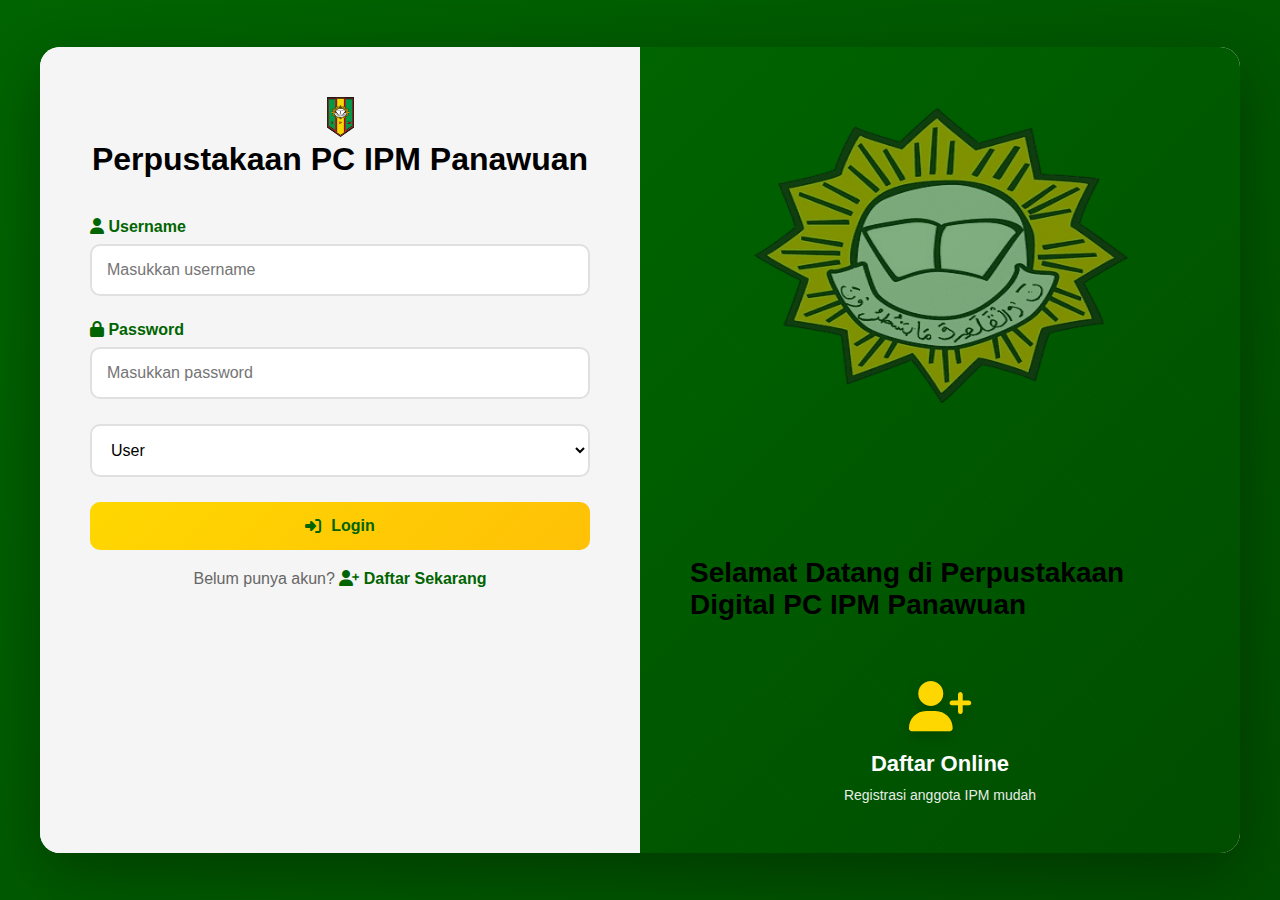
<file: index.html>
<!DOCTYPE html>
<html lang="id">
<head>
    <meta charset="UTF-8">
    <meta name="viewport" content="width=device-width, initial-scale=1.0">
    <title>Login - Digital Library</title>
    <link rel="stylesheet" href="style.css">
    <link rel="stylesheet" href="https://cdnjs.cloudflare.com/ajax/libs/font-awesome/6.4.0/css/all.min.css">
</head>
<body>
    <div class="login-container">
        <div class="login-card">
            <div class="logo">
                <img src="Logo.png" alt="Library Logo" width="27px" height="40px" style=" opacity: 50%S;">
                <h1>Perpustakaan PC IPM Panawuan</h1>
            </div>
            
            <form id="loginForm">
                <div class="form-group">
                    <label for="username"><i class="fas fa-user"></i> Username</label>
                    <input type="text" id="username" placeholder="Masukkan username" required>
                </div>
                
                <div class="form-group">
                    <label for="password"><i class="fas fa-lock"></i> Password</label>
                    <input type="password" id="password" placeholder="Masukkan password" required>
                </div>
                
                <div class="form-group">
                    <select id="role">
                        <option value="user">User</option>
                        <option value="admin">Admin</option>
                    </select>
                </div>
                
                <button type="submit" class="btn-login">
                    <i class="fas fa-sign-in-alt"></i> Login
                </button>
                <div class="register-link">
                    Belum punya akun? 
                    <a href="register.html" style="color: var(--ipm-green); font-weight: 600;">
                        <i class="fas fa-user-plus"></i> Daftar Sekarang
                    </a>
                </div>
            </form>
        </div>
        
        <div class="features">
            <i><img src="buku.png" alt="" class="features-image"></i>
            <h1 class="judul">Selamat Datang di Perpustakaan Digital PC IPM Panawuan</h1>
            
    <div class="feature">
        <i class="fas fa-user-plus"></i>
        <h3>Daftar Online</h3>
        <p>Registrasi anggota IPM mudah</p>
    </div>
</div>
            
    </div>
    <!-- Di index.html, tambahkan sebelum script.js -->
<script>
// Initialize demo users jika belum ada
document.addEventListener('DOMContentLoaded', function() {
    const users = JSON.parse(localStorage.getItem('users')) || [];
    if (users.length === 0) {
        // Create default demo users
        localStorage.setItem('users', JSON.stringify([
            {
                id: 1,
                username: 'admin',
                fullname: 'Administrator',
                password: 'admin123',
                role: 'admin',
                status: 'active',
                rantingName: 'Admin',
                rantingType: 'Admin',
                createdAt: new Date().toISOString()
            },
            {
                id: 2,
                username: 'user',
                fullname: 'User Demo',
                password: 'user123',
                role: 'user',
                status: 'active',
                rantingName: 'Ranting Sekolah',
                rantingType: 'Ranting Sekolah',
                createdAt: new Date().toISOString()
            }
        ]));
    }
});

// Login dengan mengecek registered users
document.getElementById('loginForm').addEventListener('submit', function(e) {
    e.preventDefault();
    
    const username = document.getElementById('username').value.trim();
    const password = document.getElementById('password').value;
    const selectedRole = document.getElementById('role').value;
    
    // Get users dari localStorage
    const users = JSON.parse(localStorage.getItem('users')) || [];
    const user = users.find(u => u.username === username && u.password === password);
    
    if (!user) {
        alert('❌ Username atau password salah!');
        return;
    }
    
    if (user.role !== selectedRole) {
        alert('❌ Role yang dipilih tidak sesuai dengan akun ini!');
        return;
    }
    
    // Set current user
    localStorage.setItem('currentUser', JSON.stringify({
        id: user.id,
        username: user.username,
        fullname: user.fullname,
        role: user.role
    }));
    
    alert('✓ Login berhasil!');
    
    // Redirect ke dashboard sesuai role
    if (user.role === 'admin') {
        window.location.href = 'admin.html';
    } else {
        window.location.href = 'dashboard.html';
    }
});
</script>
    <script src="script.js"></script>
</body>
</html>
</file>
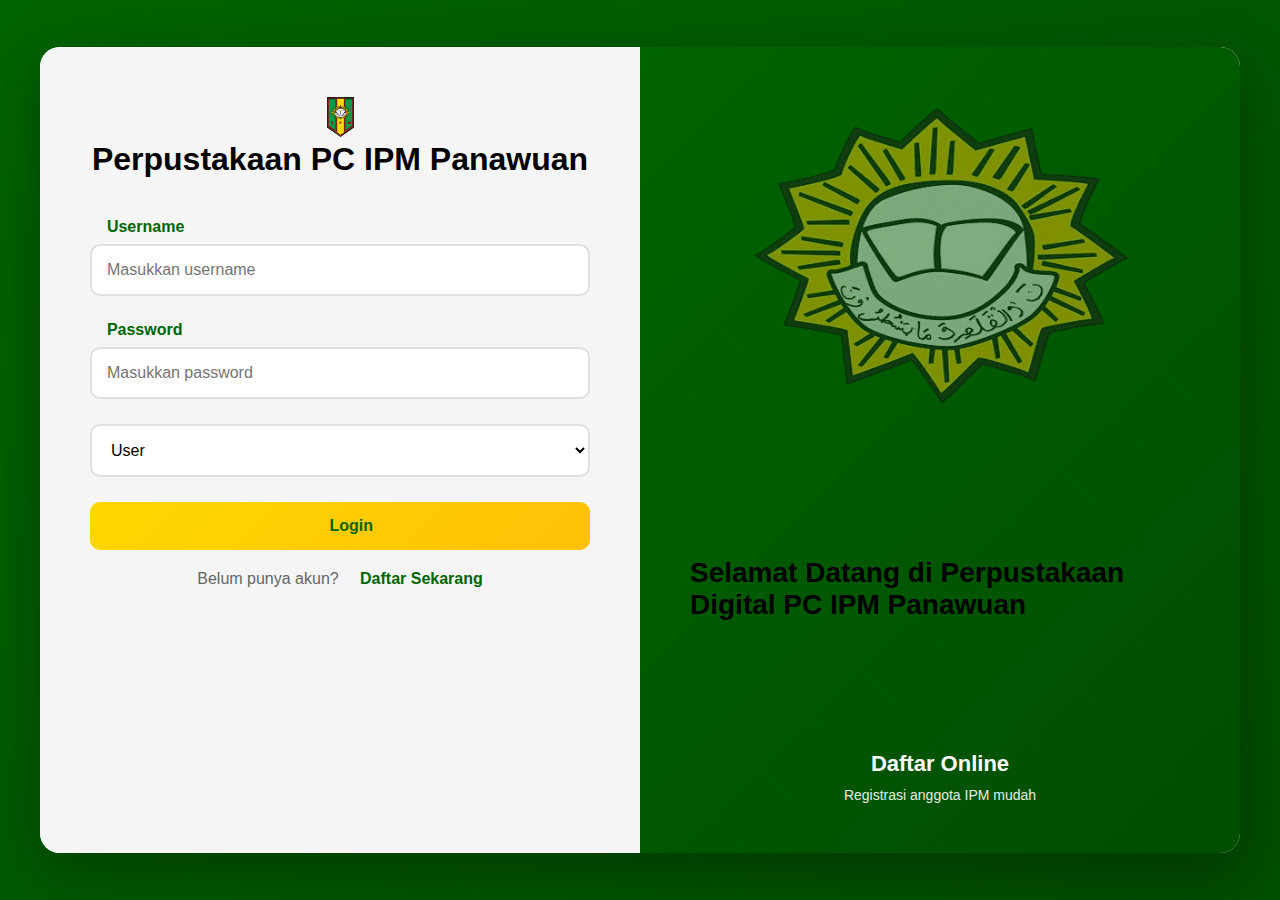
<file: add-book.html>
<!DOCTYPE html>
<html lang="id">
<head>
    <meta charset="UTF-8">
    <meta name="viewport" content="width=device-width, initial-scale=1.0">
    <title>Tambah Buku - Digital Library</title>
    <link rel="stylesheet" href="style.css">
    <link rel="stylesheet" href="https://cdnjs.cloudflare.com/ajax/libs/font-awesome/6.4.0/css/all.min.css">
</head>
<body onload="checkAdminAccess()">
    <script>
        // Check if user is admin - Proteksi halaman
        function checkAdminAccess() {
            const currentUser = JSON.parse(localStorage.getItem('currentUser'));
            
            if (!currentUser) {
                alert('Anda harus login terlebih dahulu!');
                window.location.href = 'index.html';
                return false;
            }
            
            if (currentUser.role !== 'admin') {
                alert('Anda tidak memiliki akses ke halaman ini. Hanya admin yang bisa akses.');
                window.location.href = 'dashboard.html';
                return false;
            }
            
            return true;
        }
    </script>
    <div class="dashboard-container">
        <!-- Header -->
        <header class="dashboard-header">
            <div class="header-left">
                <h1><i class="fas fa-plus-circle"></i> Tambah Buku Baru</h1>
            </div>
            <div class="header-right">
                <div class="user-info">
                    <div class="user-avatar">A</div>
                    <span>Admin</span>
                </div>
                <button onclick="window.location.href='admin.html'" class="btn-action">
                    <i class="fas fa-arrow-left"></i> Kembali
                </button>
            </div>
        </header>

        <div class="dashboard-content" style="display: flex;">
            <!-- Sidebar -->
            <nav class="dashboard-sidebar">
                <a href="dashboard.html" class="nav-item">
                    <i class="fas fa-home"></i> Dashboard
                </a>
                <a href="books.html" class="nav-item">
                    <i class="fas fa-book"></i> Daftar Buku
                </a>
                <a href="add-book.html" class="nav-item active">
                    <i class="fas fa-plus-circle"></i> Tambah Buku
                </a>
                <a href="admin.html" class="nav-item">
                    <i class="fas fa-user-cog"></i> Admin
                </a>
            </nav>

            <!-- Main Content -->
            <main class="dashboard-main">
                <div class="table-container">
                    <h2 class="table-title">Form Tambah Buku</h2>
                    <form id="addBookFormDetailed">
                        <div style=>
                            <div class="form-group">
                                <label>Judul Buku *</label>
                                <input type="text" required>
                            </div>
                            <div class="form-group">
                                <label>Penulis *</label>
                                <input type="text" required>
                            </div>
                            <div class="form-group">
                                <label>ISBN</label>
                                <input type="text">
                            </div>
                            <div class="form-group">
                                <label>Penerbit</label>
                                <input type="text">
                            </div>
                            <div class="form-group">
                                <label>Tahun Terbit *</label>
                                <input type="number" min="1900" max="2024" required>
                            </div>
                            <div class="form-group">
                                <label>Kategori *</label>
                                <select required>
                                    <option value="">Pilih Kategori</option>
                                    <option value="programming">Programming</option>
                                    <option value="data-science">Data Science</option>
                                    <option value="web">Web Development</option>
                                    <option value="ai">Artificial Intelligence</option>
                                    <option value="database">Database</option>
                                </select>
                            </div>
                            <div class="form-group">
                                <label>Jumlah Halaman</label>
                                <input type="number">
                            </div>
                            <div class="form-group">
                                <label>Bahasa</label>
                                <select>
                                    <option value="indonesia">Indonesia</option>
                                    <option value="english">English</option>
                                </select>
                            </div>
                        </div>
                        
                        <div class="form-group">
                            <label>Deskripsi</label>
                            <textarea rows="4" placeholder="Deskripsi singkat tentang buku..."></textarea>
                        </div>
                        
                        <div class="form-group">
                            <label>Cover Buku (URL)</label>
                            <input type="url" placeholder="https://example.com/cover.jpg">
                        </div>
                        
                        <div class="form-group">
                            <label>Status *</label>
                            <select required>
                                <option value="available">Tersedia</option>
                                <option value="borrowed">Dipinjam</option>
                                <option value="maintenance">Dalam Perbaikan</option>
                            </select>
                        </div>
                        
                        <div class="form-group">
                            <label>Lokasi Rak</label>
                            <input type="text" placeholder="Contoh: Rak A-12">
                        </div>
                        
                        <button type="submit" class="btn-action btn-return" style="width: 100%;">
                            <i class="fas fa-save"></i> Simpan Buku
                        </button>
                    </form>
                </div>
            </main>
        </div>
    </div>

    <script src="script.js"></script>
    <script>
        document.getElementById('addBookFormDetailed').addEventListener('submit', function(e) {
            e.preventDefault();
            alert('Buku berhasil ditambahkan!');
            window.location.href = 'books.html';
        });
    </script>
   
<!-- Tambahkan script ini di akhir body -->
<script>
    // Tangani submit form
    document.getElementById('addBookFormDetailed').addEventListener('submit', function(e) {
        e.preventDefault();
        addBookDetailed();
    });
</script>
</body>
</html>
</file>
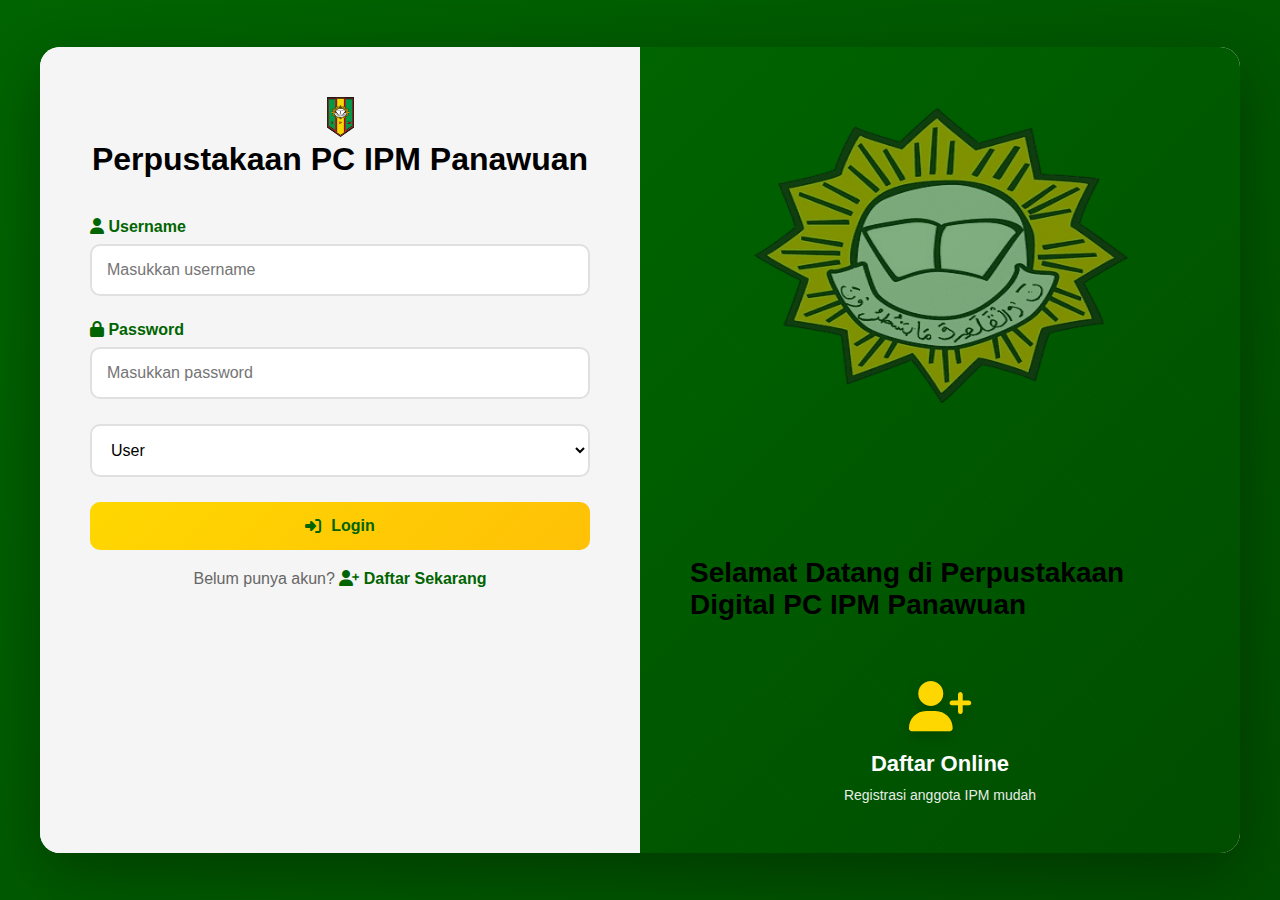
<file: admin-books.html>
<!DOCTYPE html>
<html lang="id">
<head>
    <meta charset="UTF-8">
    <title>Status Peminjaman</title>
    <link rel="stylesheet" href="style.css">
</head>
<body id="adminBooksPage">

<div class="dashboard-container">

    <h1>Status Buku</h1>
    <p>Monitoring peminjaman buku</p>

    <table class="book-table">
        <thead>
            <tr>
                <th>Judul Buku</th>
                <th>Status</th>
            </tr>
        </thead>
        <tbody id="bookTableBody"></tbody>
    </table>

    <a href="admin.html" class="back-link">Kembali</a>

</div>

<script>
    if (localStorage.getItem("role") !== "admin") {
        window.location.href = "index.html";
    }

    const books = JSON.parse(localStorage.getItem("books")) || [];
    const tbody = document.getElementById("bookTableBody");

    books.forEach(book => {
        const row = document.createElement("tr");

        row.innerHTML = `
            <td>${book.title}</td>
            <td class="${book.status === 'tersedia' ? 'available' : 'borrowed'}">
                ${book.status}
            </td>
        `;

        tbody.appendChild(row);
    });
</script>

</body>
</html>
</file>
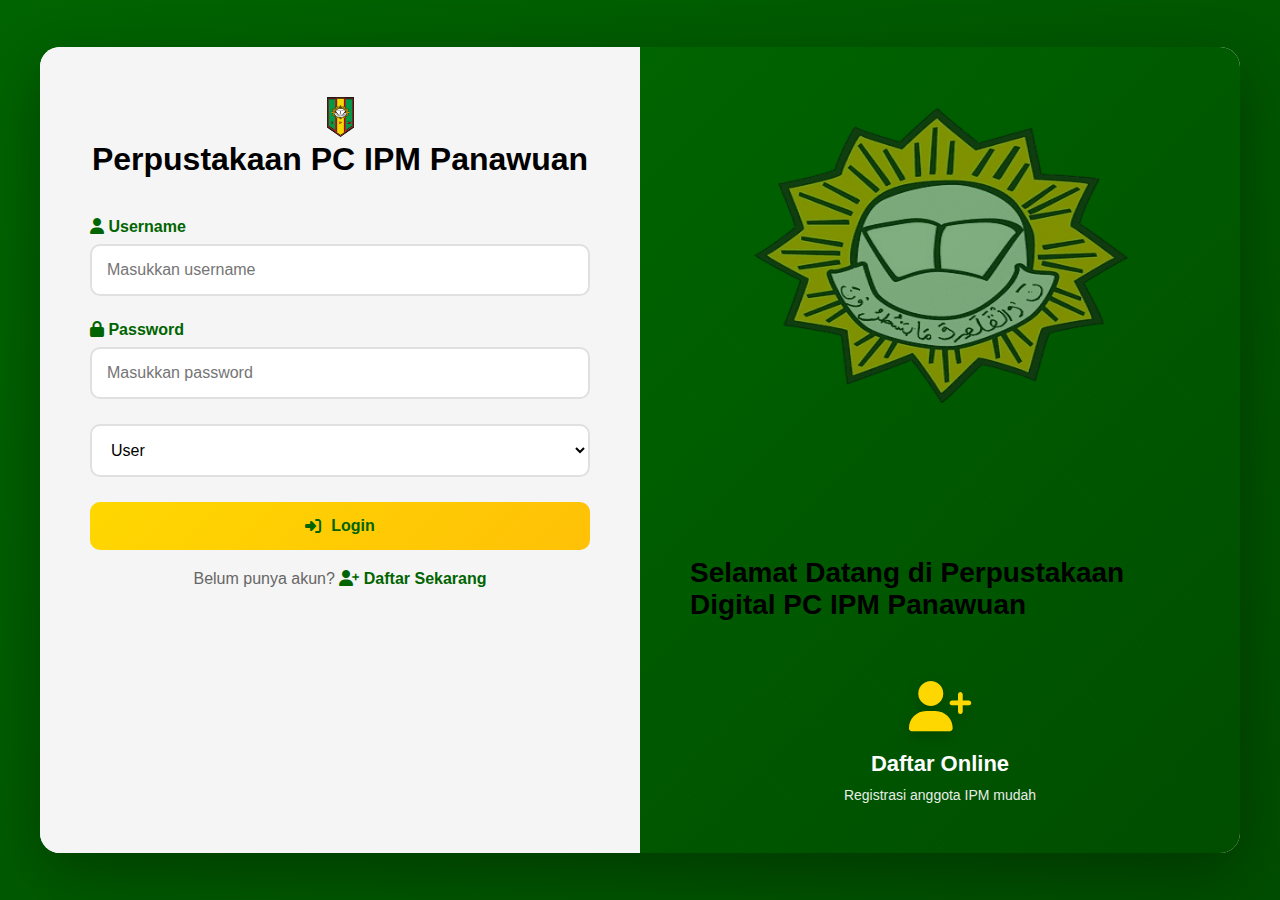
<file: admin.html>
<!DOCTYPE html>
<html lang="id">
<head>
    <meta charset="UTF-8">
    <meta name="viewport" content="width=device-width, initial-scale=1.0">
    <title>Admin Dashboard - Digital Library</title>
    <link rel="stylesheet" href="style.css">
    <link rel="stylesheet" href="https://cdnjs.cloudflare.com/ajax/libs/font-awesome/6.4.0/css/all.min.css">
</head>
<script>
// Check if user is admin - Proteksi halaman admin
function checkAdminAccess() {
    const currentUser = JSON.parse(localStorage.getItem('currentUser'));
    
    if (!currentUser) {
        // Belum login
        alert('Anda harus login terlebih dahulu!');
        window.location.href = 'index.html';
        return false;
    }
    
    if (currentUser.role !== 'admin') {
        // Bukan admin
        alert('Anda tidak memiliki akses ke halaman ini. Hanya admin yang bisa akses.');
        window.location.href = 'dashboard.html';
        return false;
    }
    
    return true;
}

// Load Users
function loadUsers() {
    try {
        const users = JSON.parse(localStorage.getItem('users')) || [];
        
        // Update stats
        document.getElementById('totalUsers').textContent = users.length;
        const uniqueRanting = [...new Set(users.map(u => u.rantingName).filter(Boolean))];
        document.getElementById('totalRanting').textContent = uniqueRanting.length;
        const activeUsers = users.filter(u => u.status === 'active').length;
        document.getElementById('activeUsers').textContent = activeUsers;
        
        // Populate filter
        const rantingFilter = document.getElementById('filterRanting');
        rantingFilter.innerHTML = '<option value="">Semua Ranting</option>';
        uniqueRanting.forEach(ranting => {
            if (ranting) rantingFilter.innerHTML += `<option value="${ranting}">${ranting}</option>`;
        });
        
        displayUsers(users);
    } catch (error) {
        console.error('Error loading users:', error);
    }
}

function displayUsers(users) {
    const tbody = document.getElementById('usersTableBody');
    const currentUser = JSON.parse(localStorage.getItem('currentUser'));
    
    if (users.length === 0) {
        tbody.innerHTML = `<tr><td colspan="9" class="no-data"><i class="fas fa-user-slash"></i> Belum ada anggota</td></tr>`;
        return;
    }
    
    tbody.innerHTML = users.map(user => {
        const isCurrentUser = currentUser && currentUser.id == user.id;
        const canDelete = !isCurrentUser && user.role !== 'admin';
        
        return `<tr>
            <td>${user.id}</td>
            <td><strong>${user.username}</strong>${isCurrentUser ? '<br><small style="color: var(--ipm-yellow);">(Anda)</small>' : ''}</td>
            <td>${user.fullname || '-'}</td>
            <td><span class="badge" style="background: #e9ecef; color: #495057;">${user.rantingName || 'Tidak ada'}</span></td>
            <td>${user.school || '-'}</td>
            <td><span class="badge ${user.role === 'admin' ? 'badge-admin' : 'badge-user'}">${user.role}</span></td>
            <td><span class="badge ${user.status === 'active' ? 'badge-available' : 'badge-borrowed'}">${user.status}</span></td>
            <td>${user.createdAt ? new Date(user.createdAt).toLocaleDateString('id-ID') : '-'}</td>
            <td>
                <div class="table-actions">
                    <button class="btn-action btn-borrow" onclick="viewUserDetail(${user.id})" title="Detail"><i class="fas fa-eye"></i></button>
                    <button class="btn-action" onclick="editUser(${user.id})" title="Edit" style="background: #ffc107;"><i class="fas fa-edit"></i></button>
                    ${canDelete ? `<button class="btn-action btn-delete" onclick="confirmAndDeleteUser(${user.id}, '${user.username}', '${user.fullname}')" title="Hapus"><i class="fas fa-trash"></i></button>` : ''}
                    ${!isCurrentUser && user.role !== 'admin' ? `<button class="btn-action btn-return" onclick="toggleUserStatus(${user.id}, '${user.username}')"><i class="fas fa-power-off"></i></button>` : ''}
                </div>
            </td>
        </tr>`;
    }).join('');
}

function searchUsers() {
    const searchTerm = document.getElementById('searchUsers').value.toLowerCase();
    const rantingFilter = document.getElementById('filterRanting').value;
    let users = JSON.parse(localStorage.getItem('users')) || [];
    
    if (searchTerm) {
        users = users.filter(user => 
            user.username.toLowerCase().includes(searchTerm) ||
            user.fullname.toLowerCase().includes(searchTerm) ||
            user.email.toLowerCase().includes(searchTerm)
        );
    }
    
    if (rantingFilter) {
        users = users.filter(user => user.rantingName === rantingFilter);
    }
    
    displayUsers(users);
}

function viewUserDetail(userId) {
    const users = JSON.parse(localStorage.getItem('users')) || [];
    const user = users.find(u => u.id === userId);
    
    if (!user) {
        alert('User tidak ditemukan');
        return;
    }
    
    // Create modal content
    const modalContent = `
        <div style="padding: 20px;">
            <div style="display: flex; align-items: center; gap: 20px; margin-bottom: 20px;">
                <div style="width: 80px; height: 80px; background: linear-gradient(135deg, var(--ipm-yellow) 0%, var(--ipm-gold) 100%); 
                    border-radius: 50%; display: flex; align-items: center; justify-content: center; font-size: 32px; color: var(--ipm-green); font-weight: bold;">
                    ${user.fullname ? user.fullname.charAt(0).toUpperCase() : 'U'}
                </div>
                <div>
                    <h3 style="color: var(--ipm-green); margin-bottom: 5px;">${user.fullname || '-'}</h3>
                    <p style="color: #666;">${user.username} • ${user.email || '-'}</p>
                </div>
            </div>
            
            <div style="display: grid; grid-template-columns: 1fr 1fr; gap: 20px; margin-bottom: 20px;">
                <div>
                    <h4 style="color: var(--ipm-green); margin-bottom: 10px;">
                        <i class="fas fa-id-card"></i> Data Pribadi
                    </h4>
                    <p><strong>NIS/NIM:</strong> ${user.nis || '-'}</p>
                    <p><strong>WhatsApp:</strong> ${user.phone || '-'}</p>
                    <p><strong>Alamat:</strong> ${user.address || '-'}</p>
                </div>
                
                <div>
                    <h4 style="color: var(--ipm-green); margin-bottom: 10px;">
                        <i class="fas fa-school"></i> Keanggotaan IPM
                    </h4>
                    <p><strong>Ranting:</strong> ${user.rantingName || '-'}</p>
                    <p><strong>Jenis:</strong> ${user.rantingType || '-'}</p>
                    <p><strong>Sekolah/Kampus:</strong> ${user.school || '-'}</p>
                    <p><strong>Jabatan:</strong> ${user.position || 'Anggota'}</p>
                </div>
            </div>
            
            <div style="background: #f8f9fa; padding: 15px; border-radius: 10px; margin-bottom: 20px;">
                <h4 style="color: var(--ipm-green); margin-bottom: 10px;">
                    <i class="fas fa-chart-line"></i> Aktivitas
                </h4>
                <p><strong>Role:</strong> <span class="badge ${user.role === 'admin' ? 'badge-admin' : 'badge-user'}">${user.role}</span></p>
                <p><strong>Status:</strong> <span class="badge ${user.status === 'active' ? 'badge-available' : 'badge-borrowed'}">${user.status}</span></p>
                <p><strong>Bergabung:</strong> ${user.createdAt ? new Date(user.createdAt).toLocaleDateString('id-ID') : '-'}</p>
                <p><strong>Login Terakhir:</strong> ${user.lastLogin ? new Date(user.lastLogin).toLocaleDateString('id-ID') : 'Belum login'}</p>
            </div>
            
            <div style="display: flex; gap: 10px; margin-top: 20px;">
                <button onclick="editUser(${user.id})" class="btn-action" style="background: #ffc107; color: #212529; flex: 1;">
                    <i class="fas fa-edit"></i> Edit User
                </button>
                <button onclick="resetUserPassword(${user.id})" class="btn-action btn-return" style="flex: 1;">
                    <i class="fas fa-key"></i> Reset Password
                </button>
            </div>
        </div>
    `;
    
    // Create or update modal
    let modal = document.getElementById('userDetailModal');
    if (!modal) {
        modal = document.createElement('div');
        modal.id = 'userDetailModal';
        modal.className = 'modal';
        modal.innerHTML = `
            <div class="modal-content" style="max-width: 700px;">
                <div class="modal-header">
                    <h2><i class="fas fa-user"></i> Detail Anggota</h2>
                    <button class="close-modal" onclick="closeModal('userDetailModal')">&times;</button>
                </div>
                <div id="userDetailContent"></div>
            </div>
        `;
        document.body.appendChild(modal);
    }
    
    document.getElementById('userDetailContent').innerHTML = modalContent;
    openModal('userDetailModal');
}

// Fungsi toggle status user yang diperbaiki
function toggleUserStatus(userId, username) {
    const users = JSON.parse(localStorage.getItem('users')) || [];
    const userIndex = users.findIndex(u => u.id == userId);
    
    if (userIndex === -1) {
        alert('User tidak ditemukan!');
        return;
    }
    
    const user = users[userIndex];
    const currentStatus = user.status;
    const newStatus = currentStatus === 'active' ? 'inactive' : 'active';
    const action = newStatus === 'active' ? 'mengaktifkan' : 'menonaktifkan';
    
    // Konfirmasi
    if (!confirm(`Apakah Anda yakin ingin ${action} user "${username}"?`)) {
        return;
    }
    
    // Update status
    users[userIndex].status = newStatus;
    localStorage.setItem('users', JSON.stringify(users));
    
    // Log aktivitas
    const logs = JSON.parse(localStorage.getItem('logs')) || [];
    const currentUser = JSON.parse(localStorage.getItem('currentUser'));
    logs.push({
        action: 'toggle_user_status',
        user: currentUser.username,
        details: `${action} user: ${username} (${user.fullname})`,
        timestamp: new Date().toISOString()
    });
    localStorage.setItem('logs', JSON.stringify(logs));
    
    // Refresh tampilan
    alert(`User "${username}" berhasil di${action}!`);
    loadUsers();
}

function deleteUser(userId) {
    const users = JSON.parse(localStorage.getItem('users')) || [];
    const userIndex = users.findIndex(u => u.id === userId);
    
    if (userIndex !== -1 && users[userIndex].role !== 'admin') {
        if (confirm(`Apakah Anda yakin ingin menghapus user "${users[userIndex].username}"?`)) {
            // Get username for password removal
            const username = users[userIndex].username;
            
            // Remove user from array
            users.splice(userIndex, 1);
            localStorage.setItem('users', JSON.stringify(users));
            
            // Remove password
            const passwords = JSON.parse(localStorage.getItem('user_passwords')) || {};
            delete passwords[username];
            localStorage.setItem('user_passwords', JSON.stringify(passwords));
            
            alert('User berhasil dihapus!');
            loadUsers();
        }
    } else {
        alert('Admin user tidak dapat dihapus!');
    }
}

function resetUserPassword(userId) {
    const users = JSON.parse(localStorage.getItem('users')) || [];
    const user = users.find(u => u.id === userId);
    
    if (user) {
        const newPassword = prompt(`Reset password untuk ${user.username}\nMasukkan password baru:`, 'ipm12345');
        
        if (newPassword && newPassword.length >= 6) {
            // Update password in storage
            const passwords = JSON.parse(localStorage.getItem('user_passwords')) || {};
            passwords[user.username] = newPassword;
            localStorage.setItem('user_passwords', JSON.stringify(passwords));
            
            alert(`Password untuk ${user.username} berhasil direset!`);
        } else if (newPassword) {
            alert('Password minimal 6 karakter!');
        }
    }
}

function exportUsersToCSV() {
    const users = JSON.parse(localStorage.getItem('users')) || [];
    const headers = ['ID', 'Username', 'Nama Lengkap', 'Email', 'Ranting', 'Sekolah', 'Role', 'Status', 'Tanggal Daftar'];
    const rows = [
        headers.join(','),
        ...users.map(user => [
            user.id,
            `"${user.username}"`,
            `"${user.fullname}"`,
            `"${user.email || ''}"`,
            `"${user.rantingName || ''}"`,
            `"${user.school || ''}"`,
            `"${user.role}"`,
            `"${user.status}"`,
            `"${user.createdAt ? new Date(user.createdAt).toLocaleDateString('id-ID') : ''}"`
        ].join(','))
    ];
    
    const csvContent = rows.join('\n');
    const blob = new Blob([csvContent], { type: 'text/csv;charset=utf-8;' });
    const link = document.createElement('a');
    const url = URL.createObjectURL(blob);
    
    link.setAttribute('href', url);
    link.setAttribute('download', `anggota-ipm-${new Date().toISOString().split('T')[0]}.csv`);
    link.style.visibility = 'hidden';
    document.body.appendChild(link);
    link.click();
    document.body.removeChild(link);
}

// Initialize on page load
document.addEventListener('DOMContentLoaded', function() {
    if (window.location.pathname.includes('admin.html')) {
        // Initialize with dummy data if empty
        initializeDummyData();
        loadUsers();
        updateBorrowStats();
        
        // Set admin name
        const currentUser = JSON.parse(localStorage.getItem('currentUser'));
        if (currentUser) {
            document.getElementById('adminName').textContent = currentUser.username;
        }
    }
});

function initializeDummyData() {
    // Initialize dummy borrow data for testing
    const existingBorrows = JSON.parse(localStorage.getItem('userBorrows')) || [];
    
    if (existingBorrows.length === 0) {
        const dummyBorrows = [
            {
                id: 1,
                username: 'user',
                bookId: 1,
                book: 'Pemrograman JavaScript',
                author: 'Kyle Simpson',
                borrowDate: new Date(Date.now() - 5 * 24 * 60 * 60 * 1000).toLocaleDateString('id-ID'),
                dueDate: new Date(Date.now() + 2 * 24 * 60 * 60 * 1000).toLocaleDateString('id-ID'),
                status: 'Aktif',
                notes: 'Buku untuk referensi project'
            },
            {
                id: 2,
                username: 'user',
                bookId: 2,
                book: 'Data Science Handbook',
                author: 'Jake VanderPlas',
                borrowDate: new Date(Date.now() - 15 * 24 * 60 * 60 * 1000).toLocaleDateString('id-ID'),
                dueDate: new Date(Date.now() - 3 * 24 * 60 * 60 * 1000).toLocaleDateString('id-ID'),
                status: 'Aktif',
                notes: 'Untuk belajar data science'
            },
            {
                id: 3,
                username: 'user',
                bookId: 3,
                book: 'Machine Learning Basics',
                author: 'Andrew Ng',
                borrowDate: new Date(Date.now() - 20 * 24 * 60 * 60 * 1000).toLocaleDateString('id-ID'),
                dueDate: new Date(Date.now() - 15 * 24 * 60 * 60 * 1000).toLocaleDateString('id-ID'),
                status: 'Dikembalikan',
                notes: ''
            }
        ];
        localStorage.setItem('userBorrows', JSON.stringify(dummyBorrows));
    }
}

function switchAdminTab(tabName) {
    // Hide all tab contents
    const tabContents = document.querySelectorAll('.admin-tab-content');
    tabContents.forEach(tab => tab.style.display = 'none');
    
    // Remove active class from all tabs
    const tabBtns = document.querySelectorAll('.admin-tab-btn');
    tabBtns.forEach(btn => {
        btn.style.borderBottomColor = 'transparent';
        btn.style.color = '#666';
    });
    
    // Show selected tab
    const selectedTab = document.getElementById(tabName);
    if (selectedTab) {
        selectedTab.style.display = 'block';
        
        // Add active class to clicked tab
        event.target.closest('.admin-tab-btn').style.borderBottomColor = 'var(--ipm-green)';
        event.target.closest('.admin-tab-btn').style.color = 'var(--ipm-green)';
        
        // Load data for borrow section
        if (tabName === 'borrow-section') {
            loadBorrowHistory();
            updateBorrowStats();
        }
    }
}

function updateBorrowStats() {
    const borrows = JSON.parse(localStorage.getItem('userBorrows')) || [];
    const today = new Date();
    
    const activeBorrows = borrows.filter(b => b.status === 'Aktif').length;
    const lateBorrows = borrows.filter(b => {
        const dueDate = new Date(b.dueDate);
        return b.status === 'Aktif' && today > dueDate;
    }).length;
    
    document.getElementById('totalBorrows').textContent = borrows.length;
    document.getElementById('activeBorrows').textContent = activeBorrows;
    document.getElementById('lateBorrows').textContent = lateBorrows;
}

// ==================== BORROW HISTORY FUNCTIONS ====================

function loadBorrowHistory() {
    const borrows = JSON.parse(localStorage.getItem('userBorrows')) || [];
    const users = JSON.parse(localStorage.getItem('users')) || [];
    
    const tbody = document.getElementById('borrowHistoryTableBody');
    
    if (borrows.length === 0) {
        tbody.innerHTML = `<tr><td colspan="10" class="no-data"><i class="fas fa-inbox"></i> Belum ada riwayat peminjaman</td></tr>`;
        return;
    }
    
    // Sort by date (newest first)
    const sortedBorrows = borrows.sort((a, b) => new Date(b.borrowDate) - new Date(a.borrowDate));
    
    tbody.innerHTML = sortedBorrows.map(borrow => {
        const user = users.find(u => u.username === borrow.username) || { fullname: 'Unknown User' };
        const dueDate = new Date(borrow.dueDate);
        const today = new Date();
        const isLate = today > dueDate && borrow.status === 'Aktif';
        const daysLeft = Math.ceil((dueDate - today) / (1000 * 60 * 60 * 24));
        
        let statusBadge = '';
        let statusClass = '';
        
        if (borrow.status === 'Aktif') {
            statusBadge = isLate ? '<span class="badge badge-late">TERLAMBAT</span>' : '<span class="badge badge-active">Aktif</span>';
            statusClass = isLate ? 'late' : '';
        } else {
            statusBadge = '<span class="badge" style="background: #d4edda; color: #155724;">Dikembalikan</span>';
        }
        
        return `<tr class="${statusClass}">
            <td>${borrow.id}</td>
            <td><strong>${borrow.username}</strong><br><small>${user.fullname}</small></td>
            <td>${borrow.book}</td>
            <td><small>${borrow.author}</small></td>
            <td>${borrow.borrowDate}</td>
            <td>${borrow.dueDate}</td>
            ${isLate && borrow.status === 'Aktif' ? `<td style="color: #d32f2f; font-weight: 600;">Terlambat ${Math.abs(daysLeft)} hari</td>` : `<td>${daysLeft} hari</td>`}
            <td>${statusBadge}</td>
            <td>${borrow.notes ? '<i class="fas fa-comment"></i>' : '-'}</td>
            <td>
                <button class="btn-action btn-borrow" onclick="viewBorrowDetail(${borrow.id})" title="Lihat Detail">
                    <i class="fas fa-eye"></i>
                </button>
            </td>
        </tr>`;
    }).join('');
}

function viewBorrowDetail(borrowId) {
    const borrows = JSON.parse(localStorage.getItem('userBorrows')) || [];
    const borrow = borrows.find(b => b.id === borrowId);
    
    if (!borrow) {
        alert('Data peminjaman tidak ditemukan');
        return;
    }
    
    const dueDate = new Date(borrow.dueDate);
    const today = new Date();
    const isLate = today > dueDate && borrow.status === 'Aktif';
    const daysLeft = Math.ceil((dueDate - today) / (1000 * 60 * 60 * 24));
    
    const modalContent = `
        <div style="padding: 20px;">
            <div style="display: grid; grid-template-columns: 1fr 1fr; gap: 20px; margin-bottom: 20px;">
                <div>
                    <h4 style="color: var(--ipm-green); margin-bottom: 10px;">
                        <i class="fas fa-user"></i> Informasi Peminjam
                    </h4>
                    <p><strong>Username:</strong> ${borrow.username}</p>
                </div>
                
                <div>
                    <h4 style="color: var(--ipm-green); margin-bottom: 10px;">
                        <i class="fas fa-book"></i> Informasi Buku
                    </h4>
                    <p><strong>Judul:</strong> ${borrow.book}</p>
                    <p><strong>Penulis:</strong> ${borrow.author}</p>
                </div>
            </div>
            
            <div style="background: #f8f9fa; padding: 15px; border-radius: 10px; margin-bottom: 20px;">
                <h4 style="color: var(--ipm-green); margin-bottom: 10px;">
                    <i class="fas fa-calendar-alt"></i> Jadwal Peminjaman
                </h4>
                <p><strong>Tanggal Pinjam:</strong> ${borrow.borrowDate}</p>
                <p><strong>Jatuh Tempo:</strong> ${borrow.dueDate}</p>
                <p style="color: ${isLate && borrow.status === 'Aktif' ? '#d32f2f' : '#1a7d3d'}; font-weight: 600;">
                    <i class="fas fa-hourglass-end"></i> 
                    <strong>${isLate && borrow.status === 'Aktif' ? 'TERLAMBAT ' + Math.abs(daysLeft) + ' hari' : 'Sisa: ' + daysLeft + ' hari'}</strong>
                </p>
            </div>
            
            <div style="background: #e8f5e9; padding: 15px; border-radius: 10px; margin-bottom: 20px;">
                <h4 style="color: var(--ipm-green); margin-bottom: 10px;">
                    <i class="fas fa-info-circle"></i> Status
                </h4>
                <p><strong>Status Peminjaman:</strong> <span class="badge ${borrow.status === 'Aktif' ? (isLate ? 'badge-late' : 'badge-active') : 'badge-available'}">${isLate && borrow.status === 'Aktif' ? 'TERLAMBAT' : borrow.status}</span></p>
            </div>
            
            ${borrow.notes ? `
                <div style="background: #fff3cd; padding: 15px; border-radius: 10px; margin-bottom: 20px;">
                    <h4 style="color: var(--ipm-green); margin-bottom: 10px;">
                        <i class="fas fa-sticky-note"></i> Catatan
                    </h4>
                    <p>${borrow.notes}</p>
                </div>
            ` : ''}
        </div>
    `;
    
    let modal = document.getElementById('borrowDetailModal');
    if (!modal) {
        modal = document.createElement('div');
        modal.id = 'borrowDetailModal';
        modal.className = 'modal';
        modal.innerHTML = `
            <div class="modal-content" style="max-width: 600px;">
                <div class="modal-header">
                    <h2><i class="fas fa-book"></i> Detail Peminjaman</h2>
                    <button class="close-modal" onclick="closeModal('borrowDetailModal')">&times;</button>
                </div>
                <div id="borrowDetailContent"></div>
            </div>
        `;
        document.body.appendChild(modal);
    }
    
    document.getElementById('borrowDetailContent').innerHTML = modalContent;
    openModal('borrowDetailModal');
}

function searchBorrowHistory() {
    const searchTerm = document.getElementById('searchBorrowHistory').value.toLowerCase();
    const statusFilter = document.getElementById('filterBorrowStatus').value;
    let borrows = JSON.parse(localStorage.getItem('userBorrows')) || [];
    
    if (searchTerm) {
        borrows = borrows.filter(borrow => 
            borrow.username.toLowerCase().includes(searchTerm) ||
            borrow.book.toLowerCase().includes(searchTerm) ||
            borrow.author.toLowerCase().includes(searchTerm)
        );
    }
    
    if (statusFilter) {
        borrows = borrows.filter(borrow => borrow.status === statusFilter);
    }
    
    const tbody = document.getElementById('borrowHistoryTableBody');
    
    if (borrows.length === 0) {
        tbody.innerHTML = `<tr><td colspan="10" class="no-data"><i class="fas fa-search"></i> Tidak ada data yang sesuai</td></tr>`;
        return;
    }
    
    tbody.innerHTML = borrows.map(borrow => {
        const dueDate = new Date(borrow.dueDate);
        const today = new Date();
        const isLate = today > dueDate && borrow.status === 'Aktif';
        const daysLeft = Math.ceil((dueDate - today) / (1000 * 60 * 60 * 24));
        
        let statusBadge = '';
        let statusClass = '';
        
        if (borrow.status === 'Aktif') {
            statusBadge = isLate ? '<span class="badge badge-late">TERLAMBAT</span>' : '<span class="badge badge-active">Aktif</span>';
            statusClass = isLate ? 'late' : '';
        } else {
            statusBadge = '<span class="badge" style="background: #d4edda; color: #155724;">Dikembalikan</span>';
        }
        
        return `<tr class="${statusClass}">
            <td>${borrow.id}</td>
            <td><strong>${borrow.username}</strong></td>
            <td>${borrow.book}</td>
            <td><small>${borrow.author}</small></td>
            <td>${borrow.borrowDate}</td>
            <td>${borrow.dueDate}</td>
            ${isLate && borrow.status === 'Aktif' ? `<td style="color: #d32f2f; font-weight: 600;">Terlambat ${Math.abs(daysLeft)} hari</td>` : `<td>${daysLeft} hari</td>`}
            <td>${statusBadge}</td>
            <td>${borrow.notes ? '<i class="fas fa-comment"></i>' : '-'}</td>
            <td>
                <button class="btn-action btn-borrow" onclick="viewBorrowDetail(${borrow.id})" title="Lihat Detail">
                    <i class="fas fa-eye"></i>
                </button>
            </td>
        </tr>`;
    }).join('');
}
</script>
<body onload="checkAdminAccess()">
    <div class="dashboard-container">
        <!-- Header -->
        <header class="dashboard-header">
            <div class="header-left">
                <h1><i class="fas fa-user-cog"></i> Admin Dashboard</h1>
            </div>
            <div class="header-right">
                <div class="user-info">
                    <div class="user-avatar">A</div>
                    <span id="adminName">Admin</span>
                </div>
                <button onclick="logout()" class="btn-logout">
                    <i class="fas fa-sign-out-alt"></i> Logout
                </button>
            </div>
        </header>

        <div class="dashboard-content" style="display: flex;">
            <!-- Sidebar -->
            <nav class="dashboard-sidebar">
                <a href="dashboard.html" class="nav-item">
                    <i class="fas fa-home"></i> Dashboard
                </a>
                <a href="books.html" class="nav-item">
                    <i class="fas fa-book"></i> Daftar Buku
                </a>
                <a href="borrow.html" class="nav-item">
                    <i class="fas fa-hand-holding"></i> Peminjaman
                </a>
                <a href="return.html" class="nav-item">
                    <i class="fas fa-undo"></i> Pengembalian
                </a>
                <a href="admin.html" class="nav-item active">
                    <i class="fas fa-users"></i> Manajemen User
                </a>
                <div class="sidebar-divider"></div>
                <a href="index.html" class="nav-item" onclick="logout()">
                    <i class="fas fa-sign-out-alt"></i> Logout
                </a>
            </nav>

            <!-- Main Content -->
            <main class="dashboard-main">
                <!-- Tabs Navigation -->
                <div class="admin-tabs" style="display: flex; gap: 10px; margin-bottom: 20px; border-bottom: 2px solid #e0e0e0; padding-bottom: 0;">
                    <button class="admin-tab-btn active" onclick="switchAdminTab('users-section')" style="padding: 12px 20px; background: none; border: none; border-bottom: 3px solid transparent; cursor: pointer; color: #666; font-weight: 600; transition: all 0.3s;">
                        <i class="fas fa-users"></i> Manajemen Anggota
                    </button>
                    <button class="admin-tab-btn" onclick="switchAdminTab('borrow-section')" style="padding: 12px 20px; background: none; border: none; border-bottom: 3px solid transparent; cursor: pointer; color: #666; font-weight: 600; transition: all 0.3s;">
                        <i class="fas fa-history"></i> Riwayat Peminjaman
                    </button>
                </div>

                <!-- Users Tab Section -->
                <div id="users-section" class="admin-tab-content">
                    <!-- Welcome Section -->
                    <div class="welcome-section" style="background: linear-gradient(135deg, var(--ipm-green) 0%, var(--ipm-dark-green) 100%); color: white; padding: 30px; border-radius: 15px; margin-bottom: 30px;">
                        <h1 style="color: white; margin-bottom: 10px;">
                            <i class="fas fa-users"></i> Manajemen Anggota IPM
                        </h1>
                        <p style="opacity: 0.9;">Kelola data anggota, ranting, dan aktivitas sistem</p>
                    </div>

                    <!-- User Stats -->
                    <div class="stats-container" style="margin-bottom: 30px;">
                        <div class="stat-card">
                            <div class="stat-icon user"><i class="fas fa-users"></i></div>
                            <div class="stat-info">
                                <h3 id="totalUsers">0</h3>
                                <p>Total Anggota</p>
                            </div>
                        </div>
                        <div class="stat-card">
                            <div class="stat-icon book"><i class="fas fa-school"></i></div>
                            <div class="stat-info">
                                <h3 id="totalRanting">0</h3>
                                <p>Total Ranting</p>
                            </div>
                        </div>
                        <div class="stat-card">
                            <div class="stat-icon borrow"><i class="fas fa-user-check"></i></div>
                            <div class="stat-info">
                                <h3 id="activeUsers">0</h3>
                                <p>User Aktif</p>
                            </div>
                        </div>
                    </div>

                    <!-- Filter Users -->
                    <div style="display: flex; gap: 15px; margin-bottom: 20px; flex-wrap: wrap;">
                        <input type="text" id="searchUsers" placeholder="Cari anggota..." onkeyup="searchUsers()"
                               style="flex: 1; min-width: 200px; padding: 10px; border: 1px solid #ddd; border-radius: 8px;">
                        <select id="filterRanting" onchange="searchUsers()" style="padding: 10px; border: 1px solid #ddd; border-radius: 8px;">
                            <option value="">Semua Ranting</option>
                        </select>
                        <button onclick="exportUsersToCSV()" class="btn-action" style="background: var(--ipm-yellow); color: var(--ipm-green);">
                            <i class="fas fa-download"></i> Export CSV
                        </button>
                    </div>

                    <!-- Users Table -->
                    <div class="table-container">
                        <h2 class="table-title">Daftar Anggota</h2>
                        <div class="table-responsive">
                            <table id="usersTable">
                                <thead>
                                    <tr>
                                        <th>ID</th>
                                        <th>Username</th>
                                        <th>Nama Lengkap</th>
                                        <th>Ranting</th>
                                        <th>Sekolah/Kampus</th>
                                        <th>Role</th>
                                        <th>Status</th>
                                        <th>Tanggal Daftar</th>
                                        <th>Aksi</th>
                                    </tr>
                                </thead>
                                <tbody id="usersTableBody">
                                    <!-- Data akan diisi oleh JavaScript -->
                                </tbody>
                            </table>
                        </div>
                    </div>
                </div>

                <!-- Borrow History Tab Section -->
                <div id="borrow-section" class="admin-tab-content" style="display: none;">
                    <!-- Welcome Section -->
                    <div class="welcome-section" style="background: linear-gradient(135deg, #1a7d3d 0%, #0d4620 100%); color: white; padding: 30px; border-radius: 15px; margin-bottom: 30px;">
                        <h1 style="color: white; margin-bottom: 10px;">
                            <i class="fas fa-history"></i> Riwayat Peminjaman Buku
                        </h1>
                        <p style="opacity: 0.9;">Monitor semua peminjaman dan status pengembalian buku dari seluruh user</p>
                    </div>

                    <!-- Borrow Stats -->
                    <div class="stats-container" style="margin-bottom: 30px;">
                        <div class="stat-card">
                            <div class="stat-icon borrow"><i class="fas fa-book"></i></div>
                            <div class="stat-info">
                                <h3 id="totalBorrows">0</h3>
                                <p>Total Peminjaman</p>
                            </div>
                        </div>
                        <div class="stat-card">
                            <div class="stat-icon" style="background: #d1ecf1; color: #0c5460;"><i class="fas fa-check-circle"></i></div>
                            <div class="stat-info">
                                <h3 id="activeBorrows">0</h3>
                                <p>Peminjaman Aktif</p>
                            </div>
                        </div>
                        <div class="stat-card">
                            <div class="stat-icon" style="background: #fff3cd; color: #856404;"><i class="fas fa-exclamation-circle"></i></div>
                            <div class="stat-info">
                                <h3 id="lateBorrows">0</h3>
                                <p>Terlambat</p>
                            </div>
                        </div>
                    </div>

                    <!-- Filter Borrow History -->
                    <div style="display: flex; gap: 15px; margin-bottom: 20px; flex-wrap: wrap;">
                        <input type="text" id="searchBorrowHistory" placeholder="Cari user atau buku..." onkeyup="searchBorrowHistory()"
                               style="flex: 1; min-width: 200px; padding: 10px; border: 1px solid #ddd; border-radius: 8px;">
                        <select id="filterBorrowStatus" onchange="searchBorrowHistory()" style="padding: 10px; border: 1px solid #ddd; border-radius: 8px;">
                            <option value="">Semua Status</option>
                            <option value="Aktif">Aktif</option>
                            <option value="Dikembalikan">Dikembalikan</option>
                        </select>
                    </div>

                    <!-- Borrow History Table -->
                    <div class="table-container">
                        <h2 class="table-title">Daftar Peminjaman</h2>
                        <div class="table-responsive">
                            <table id="borrowHistoryTable">
                                <thead>
                                    <tr>
                                        <th>ID</th>
                                        <th>User</th>
                                        <th>Judul Buku</th>
                                        <th>Penulis</th>
                                        <th>Tanggal Pinjam</th>
                                        <th>Jatuh Tempo</th>
                                        <th>Sisa Hari</th>
                                        <th>Status</th>
                                        <th>Foto Bukti</th>
                                        <th>Aksi</th>
                                    </tr>
                                </thead>
                                <tbody id="borrowHistoryTableBody">
                                    <!-- Data akan diisi oleh JavaScript -->
                                </tbody>
                            </table>
                        </div>
                    </div>
                </div>
            </main>
        </div>
    </div>

    <!-- Photo Viewer Modal -->
    <div id="photoModal" class="modal">
        <div class="modal-content" style="max-width: 500px;">
            <div class="modal-header">
                <h2>Foto Bukti Buku</h2>
                <button class="close-modal" onclick="closeModal('photoModal')">&times;</button>
            </div>
            <div style="padding: 20px; text-align: center;">
                <img id="photoModalImage" style="max-width: 100%; border-radius: 8px;">
                <p id="photoModalInfo" style="margin-top: 15px; color: #666;"></p>
            </div>
        </div>
    </div>

    <script src="script.js"></script>
</body>
</html>
</file>
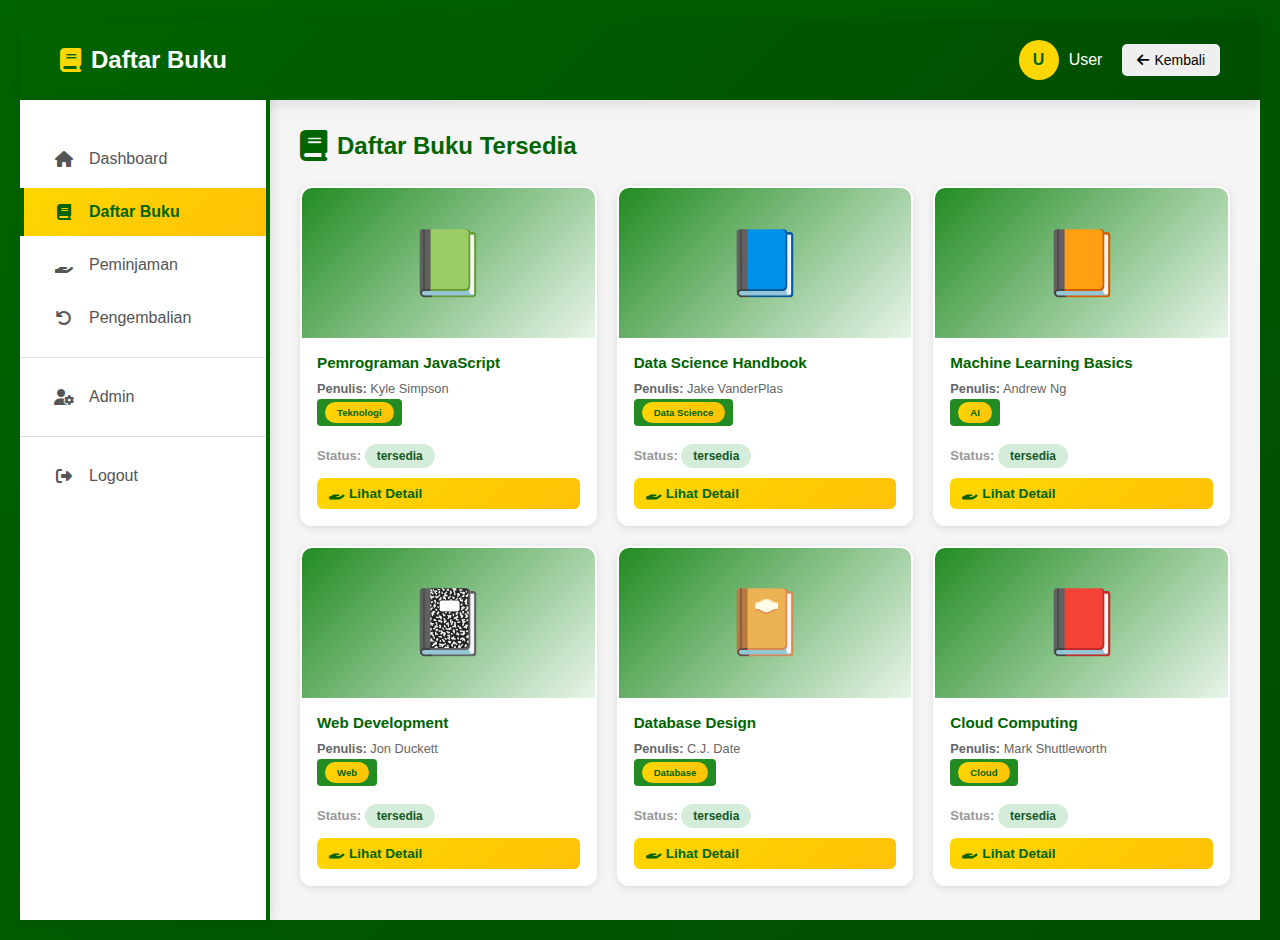
<file: books.html>
<!DOCTYPE html>
<html lang="id">
<head>
    <meta charset="UTF-8">
    <meta name="viewport" content="width=device-width, initial-scale=1.0">
    <title>Daftar Buku - Digital Library</title>
    <link rel="stylesheet" href="style.css">
    <link rel="stylesheet" href="https://cdnjs.cloudflare.com/ajax/libs/font-awesome/6.4.0/css/all.min.css">
</head>
<body>
    <div class="dashboard-container">
        <!-- Header -->
        <header class="dashboard-header">
            <div class="header-left">
                <h1><i class="fas fa-book"></i> Daftar Buku</h1>
            </div>
            <div class="header-right">
                <div class="user-info">
                    <div class="user-avatar">U</div>
                    <span id="userName">User</span>
                </div>
                <button onclick="window.location.href='dashboard.html'" class="btn-action">
                    <i class="fas fa-arrow-left"></i> Kembali
                </button>
            </div>
        </header>

        <div class="dashboard-content" style="display: flex;">
            <!-- Sidebar -->
            <nav class="dashboard-sidebar">
                <a href="dashboard.html" class="nav-item">
                    <i class="fas fa-home"></i> Dashboard
                </a>
                <a href="books.html" class="nav-item active">
                    <i class="fas fa-book"></i> Daftar Buku
                </a>
                <a href="borrow.html" class="nav-item">
                    <i class="fas fa-hand-holding"></i> Peminjaman
                </a>
                <a href="return.html" class="nav-item">
                    <i class="fas fa-undo"></i> Pengembalian
                </a>
                <div class="sidebar-divider"></div>
                <a href="admin.html" class="nav-item" id="adminMenu">
                    <i class="fas fa-user-cog"></i> Admin
                </a>
                <div class="sidebar-divider"></div>
                <a href="index.html" class="nav-item" onclick="logout()">
                    <i class="fas fa-sign-out-alt"></i> Logout
                </a>
            </nav>

            <!-- Main Content -->
            <main class="dashboard-main">
                <!-- Section Title -->
                <h2 class="section-title"><i class="fas fa-book"></i> Daftar Buku Tersedia</h2>

                <!-- Books Grid -->
                <div class="book-grid" id="bookGrid">
                    <!-- Book cards akan diisi oleh JavaScript -->
                </div>

                <!-- Add Book Button (Admin) -->
                <div style="text-align: center; margin-top: 30px; display: none;" id="addBookButtonContainer">
                    <button onclick="openModal('addBookModal')" class="btn-action btn-return" style="font-size: 16px; padding: 12px 30px;">
                        <i class="fas fa-plus-circle"></i> Tambah Buku Baru
                    </button>
                </div>
            </main>
        </div>
    </div>

    <!-- Add Book Modal -->
    <div id="addBookModal" class="modal">
        <div class="modal-content">
            <div class="modal-header">
                <h2>Tambah Buku Baru</h2>
                <button class="close-modal" onclick="closeModal('addBookModal')">&times;</button>
            </div>
            <form id="addBookForm">
                <div class="form-group">
                    <label>Judul Buku</label>
                    <input type="text" id="bookTitle" required>
                </div>
                <div class="form-group">
                    <label>Penulis</label>
                    <input type="text" id="bookAuthor" required>
                </div>
                <div class="form-group">
                    <label>Kategori</label>
                    <select id="bookCategory" required>
                        <option value="">Pilih Kategori</option>
                        <option value="Programming">Programming</option>
                        <option value="Data Science">Data Science</option>
                        <option value="Web Development">Web Development</option>
                        <option value="AI">AI</option>
                        <option value="Database">Database</option>
                    </select>
                </div>
                <div class="form-group">
                    <label>Tahun Terbit</label>
                    <input type="number" id="bookYear" min="1900" max="2024" required>
                </div>
                <div class="form-group">
                    <label>ISBN</label>
                    <input type="text" id="bookISBN">
                </div>
                <button type="button" onclick="addBook()" class="btn-action btn-return" style="width: 100%;">
                    <i class="fas fa-save"></i> Simpan Buku
                </button>
            </form>
        </div>
    </div>

    <script src="script.js"></script>
    <script>
        document.addEventListener('DOMContentLoaded', function() {
            const currentUser = JSON.parse(localStorage.getItem('currentUser'));
            if (currentUser) {
                document.getElementById('userName').textContent = currentUser.username;
                
                // Show add book button untuk admin
                const addBookContainer = document.getElementById('addBookButtonContainer');
                if (addBookContainer && currentUser.role === 'admin') {
                    addBookContainer.style.display = 'block';
                }
                
                // Hide admin menu untuk user biasa
                const adminMenu = document.getElementById('adminMenu');
                if (adminMenu && currentUser.role !== 'admin') {
                    adminMenu.style.display = 'none';
                    const prevDivider = adminMenu.previousElementSibling;
                    if (prevDivider && prevDivider.classList.contains('sidebar-divider')) {
                        prevDivider.style.display = 'none';
                    }
                }
            }
            
            // Load books grid
            loadBooksGrid();
            
            // Wire up form submission
            const addBookForm = document.getElementById('addBookForm');
            if (addBookForm) {
                addBookForm.addEventListener('submit', function(e) {
                    e.preventDefault();
                    addBook();
                });
            }
        });
    </script>
</body>
</html>
</file>
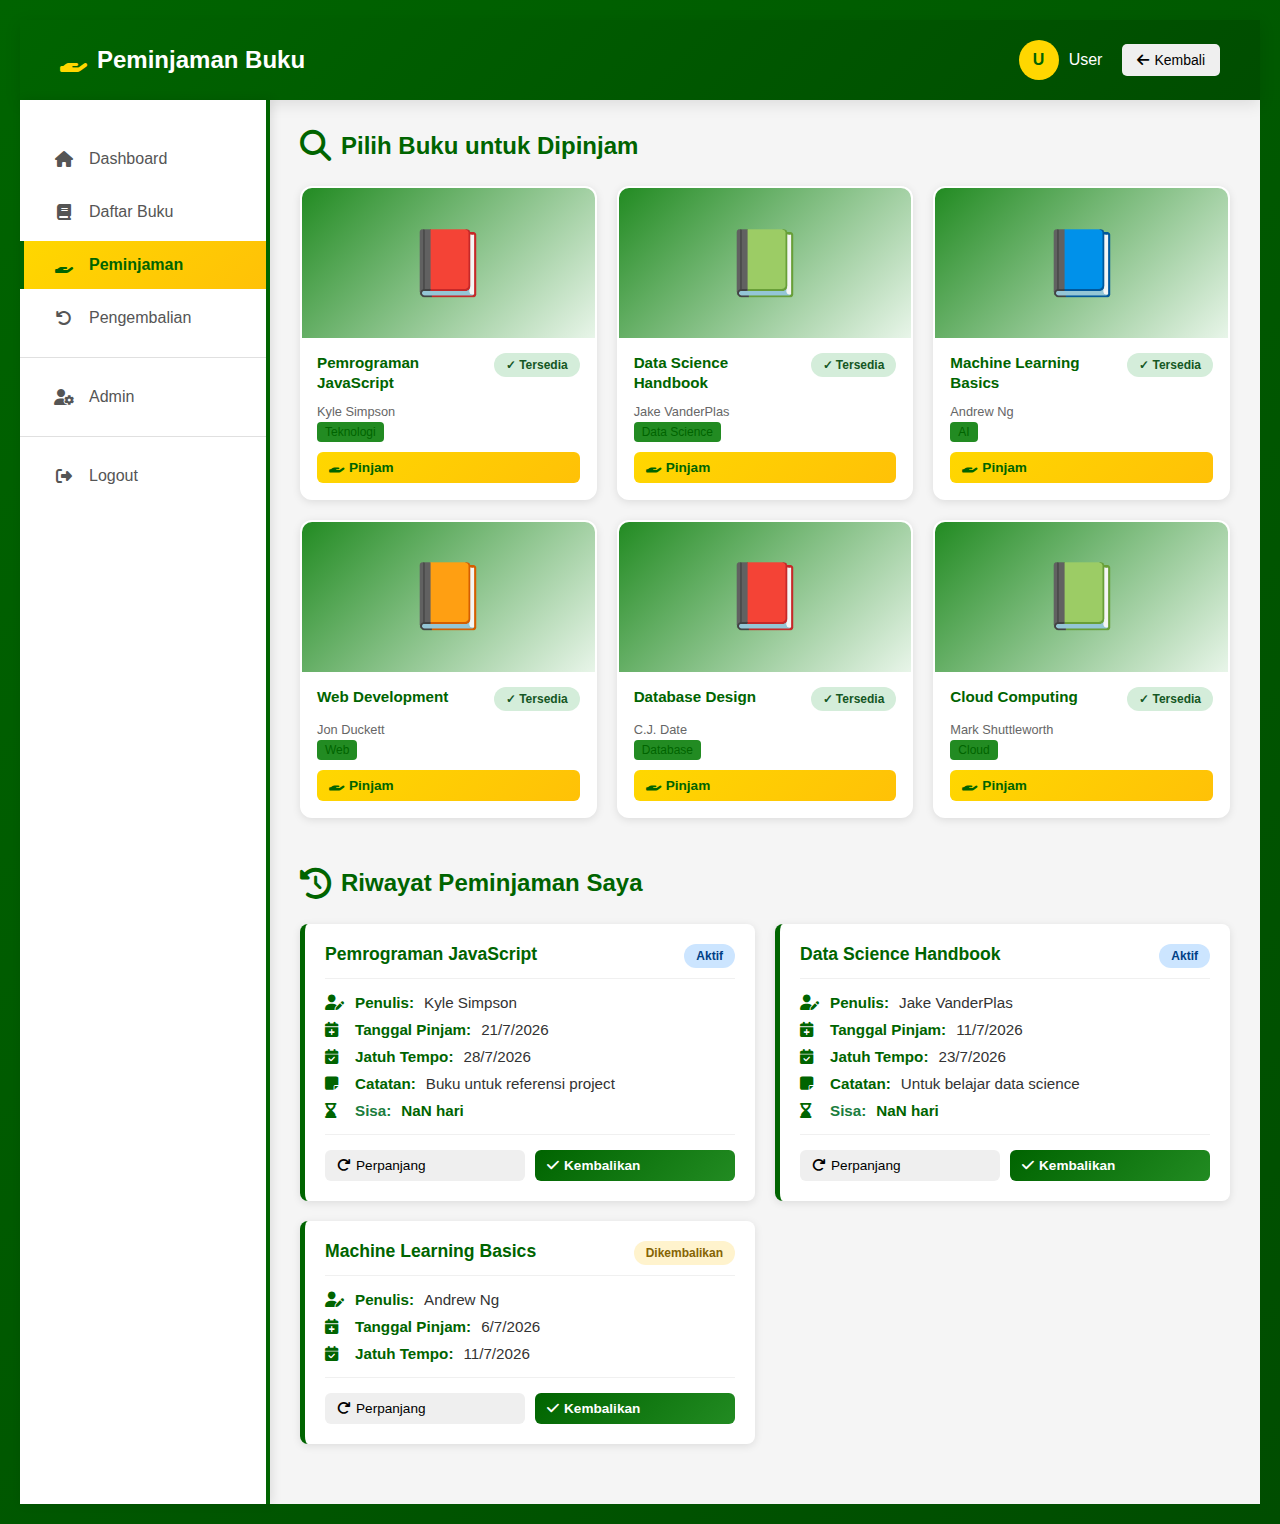
<file: borrow.html>
<!DOCTYPE html>
<html lang="id">
<head>
    <meta charset="UTF-8">
    <meta name="viewport" content="width=device-width, initial-scale=1.0">
    <title>Peminjaman Buku - Digital Library</title>
    <link rel="stylesheet" href="style.css">
    <link rel="stylesheet" href="https://cdnjs.cloudflare.com/ajax/libs/font-awesome/6.4.0/css/all.min.css">
</head>
<body>
    <div class="dashboard-container">
        <!-- Header -->
        <header class="dashboard-header">
            <div class="header-left">
                <h1><i class="fas fa-hand-holding"></i> Peminjaman Buku</h1>
            </div>
            <div class="header-right">
                <div class="user-info">
                    <div class="user-avatar">U</div>
                    <span id="userName">User</span>
                </div>
                <button onclick="window.location.href='dashboard.html'" class="btn-action">
                    <i class="fas fa-arrow-left"></i> Kembali
                </button>
            </div>
        </header>

        <div class="dashboard-content" style="display: flex;">
            <!-- Sidebar -->
            <nav class="dashboard-sidebar">
                <a href="dashboard.html" class="nav-item">
                    <i class="fas fa-home"></i> Dashboard
                </a>
                <a href="books.html" class="nav-item">
                    <i class="fas fa-book"></i> Daftar Buku
                </a>
                <a href="borrow.html" class="nav-item active">
                    <i class="fas fa-hand-holding"></i> Peminjaman
                </a>
                <a href="return.html" class="nav-item">
                    <i class="fas fa-undo"></i> Pengembalian
                </a>
                <div class="sidebar-divider"></div>
                <a href="admin.html" class="nav-item" id="adminMenu">
                    <i class="fas fa-user-cog"></i> Admin
                </a>
                <div class="sidebar-divider"></div>
                <a href="index.html" class="nav-item" onclick="logout()">
                    <i class="fas fa-sign-out-alt"></i> Logout
                </a>
            </nav>

            <!-- Main Content -->
            <main class="dashboard-main">
                <!-- Borrow Selection -->
                <div class="book-selection-container">
                    <h2 class="section-title"><i class="fas fa-search"></i> Pilih Buku untuk Dipinjam</h2>
                    <div class="book-grid" id="bookGrid">
                        <!-- Book cards akan diisi oleh JavaScript -->
                    </div>
                </div>

                <!-- Borrow History -->
                <div class="borrow-history-container" style="margin-top: 50px;">
                    <h2 class="section-title"><i class="fas fa-history"></i> Riwayat Peminjaman Saya</h2>
                    <div class="borrow-cards-container" id="borrowCardsContainer">
                        <!-- Borrow cards akan diisi oleh JavaScript -->
                    </div>
                </div>
            </main>
        </div>
    </div>

    <!-- Borrow Modal -->
    <div id="borrowModal" class="modal">
        <div class="modal-content" style="max-width: 500px;">
            <div class="modal-header">
                <h2>Pinjam Buku</h2>
                <button class="close-modal" onclick="closeModal('borrowModal')">&times;</button>
            </div>
            <form id="borrowForm" onsubmit="submitBorrow(event)">
                <div id="bookDetailModal" style="margin-bottom: 20px; padding: 15px; background: var(--ipm-light-green); border-radius: 8px;">
                    <p style="font-weight: 600; color: var(--ipm-green); margin: 0;"><span id="modalBookTitle">Judul Buku</span></p>
                    <small style="color: #666;"><span id="modalBookAuthor">Penulis</span></small>
                </div>
                <div class="form-group">
                    <label for="borrowDuration"><i class="fas fa-calendar"></i> Durasi Peminjaman</label>
                    <select id="borrowDuration" required>
                        <option value="">Pilih durasi</option>
                        <option value="7">7 hari</option>
                        <option value="14">14 hari</option>
                        <option value="21">21 hari</option>
                        <option value="30">30 hari</option>
                    </select>
                </div>
                <div class="form-group">
                    <label for="borrowNotes"><i class="fas fa-sticky-note"></i> Catatan (Opsional)</label>
                    <textarea id="borrowNotes" placeholder="Tambahkan catatan pinjaman..." rows="3" style="border: 1px solid #ddd; padding: 10px; border-radius: 4px; font-family: inherit;"></textarea>
                </div>
                <div class="form-group">
                    <label><i class="fas fa-camera"></i> Foto Buku (Wajib)</label>
                    <div style="display: flex; gap: 10px; margin-bottom: 10px;">
                        <button type="button" class="btn-action btn-borrow" style="flex: 1;" onclick="captureBookPhoto()">
                            <i class="fas fa-camera"></i> Ambil Foto
                        </button>
                        <button type="button" class="btn-action" style="flex: 1; background: var(--ipm-yellow); color: var(--ipm-green);" onclick="uploadBookPhoto()">
                            <i class="fas fa-upload"></i> Upload Foto
                        </button>
                    </div>
                    <input type="file" id="bookPhotoInput" accept="image/*" style="display: none;">
                    <div id="photoPreview" style="display: none; margin: 10px 0; padding: 10px; background: #f0f0f0; border-radius: 8px; text-align: center;">
                        <img id="photoImage" style="max-width: 100%; max-height: 200px; border-radius: 4px;">
                        <p id="photoStatus" style="margin: 10px 0 0 0; font-size: 14px; color: var(--ipm-green); font-weight: 600;"></p>
                    </div>
                </div>
                <button type="submit" class="btn-action btn-borrow" style="width: 100%;">
                    <i class="fas fa-check"></i> Konfirmasi Peminjaman
                </button>
            </form>
        </div>
    </div>

    <script src="script.js"></script>
    <script>
        let selectedBookId = null;
        let bookPhotoData = null;

        document.addEventListener('DOMContentLoaded', function() {
            const currentUser = JSON.parse(localStorage.getItem('currentUser'));
            if (currentUser) {
                document.getElementById('userName').textContent = currentUser.username;
                
                // Hide admin menu untuk user biasa
                const adminMenu = document.getElementById('adminMenu');
                if (adminMenu && currentUser.role !== 'admin') {
                    adminMenu.style.display = 'none';
                    const prevDivider = adminMenu.previousElementSibling;
                    if (prevDivider && prevDivider.classList.contains('sidebar-divider')) {
                        prevDivider.style.display = 'none';
                    }
                }
            }

            // Load books grid
            loadBookGrid();
            
            // Load borrow history
            loadBorrowCardsHistory();
            
            // File input listener
            document.getElementById('bookPhotoInput').addEventListener('change', function(e) {
                handlePhotoUpload(e.target.files[0]);
            });
        });

        function loadBookGrid() {
            const books = getBooks();  // Ambil dari localStorage via script.js
            const bookGrid = document.getElementById('bookGrid');
            
            if (!books || books.length === 0) {
                bookGrid.innerHTML = '<p style="text-align: center; padding: 30px; color: #999;">Belum ada buku tersedia</p>';
                return;
            }
            
            bookGrid.innerHTML = books.map(book => {
                // Generate emoji cover berdasarkan kategori
                const categoryEmojis = {
                    'Programming': '📕',
                    'Teknologi': '📕',
                    'Data Science': '📗',
                    'AI': '📘',
                    'Web': '📙',
                    'Web Development': '📙',
                    'Database': '📕',
                    'Cloud': '📗',
                    'Machine Learning': '📘'
                };
                
                const cover = categoryEmojis[book.category] || '📚';
                
                // Determine status badge
                const isAvailable = book.status === 'tersedia';
                const statusBadge = isAvailable 
                    ? '<span class="badge" style="background: #d4edda; color: #155724; font-size: 12px;">✓ Tersedia</span>'
                    : '<span class="badge" style="background: #f8d7da; color: #721c24; font-size: 12px;">⊗ Dipinjam</span>';
                
                const buttonDisabled = isAvailable ? '' : 'disabled';
                const buttonStyle = isAvailable ? 'cursor: pointer;' : 'cursor: not-allowed; opacity: 0.6;';
                
                return `
                    <div class="book-card" onclick="${isAvailable ? `selectBookForBorrow(${book.id})` : ''}'" style="${!isAvailable ? 'opacity: 0.7;' : ''}">
                        <div class="book-cover">${cover}</div>
                        <div class="book-info">
                            <div style="display: flex; justify-content: space-between; align-items: start; gap: 8px; margin-bottom: 8px;">
                                <h3 style="flex: 1; margin: 0;">${book.title}</h3>
                                ${statusBadge}
                            </div>
                            <p class="book-author">${book.author}</p>
                            <span class="book-category">${book.category}</span>
                            <button type="button" class="btn-action btn-borrow btn-small" ${buttonDisabled} style="${buttonStyle}" onclick="event.stopPropagation(); ${isAvailable ? `selectBookForBorrow(${book.id})` : 'alert(\"Buku sedang dipinjam orang lain\")'}">
                                <i class="fas fa-hand-holding"></i> ${isAvailable ? 'Pinjam' : 'Tidak Tersedia'}
                            </button>
                        </div>
                    </div>
                `;
            }).join('');
        }

        function selectBookForBorrow(bookId) {
            selectedBookId = bookId;
            const books = getBooks();  // Ambil dari localStorage
            const book = books.find(b => b.id === bookId);
            
            if (!book) {
                alert('Buku tidak ditemukan');
                return;
            }
            
            // Validasi status
            if (book.status !== 'tersedia') {
                alert('❌ Buku sedang dipinjam orang lain. Tidak bisa dipinjam saat ini.');
                return;
            }
            
            document.getElementById('modalBookTitle').textContent = book.title;
            document.getElementById('modalBookAuthor').textContent = book.author;
            document.getElementById('borrowDuration').value = '';
            document.getElementById('borrowNotes').value = '';
            document.getElementById('photoPreview').style.display = 'none';
            
            openModal('borrowModal');
        }

        function submitBorrow(event) {
            event.preventDefault();
            
            const duration = document.getElementById('borrowDuration').value;
            const notes = document.getElementById('borrowNotes').value;
            
            if (!duration) {
                alert('Pilih durasi peminjaman terlebih dahulu!');
                return;
            }
            
            // Validasi foto buku (wajib)
            if (!bookPhotoData) {
                alert('❌ Foto buku wajib diupload atau diambil terlebih dahulu!');
                return;
            }

            const books = getBooks();  // Ambil dari localStorage
            const book = books.find(b => b.id === selectedBookId);
            
            if (!book) {
                alert('Buku tidak ditemukan');
                return;
            }
            
            const borrowDate = new Date();
            const dueDate = new Date(borrowDate);
            dueDate.setDate(dueDate.getDate() + parseInt(duration));

            // Get existing borrows from localStorage
            let borrows = JSON.parse(localStorage.getItem('userBorrows')) || [];
            
            // Get current user
            const currentUser = JSON.parse(localStorage.getItem('currentUser'));
            
            // Create new borrow record
            const newBorrow = {
                id: Math.max(...borrows.map(b => b.id), 0) + 1,
                username: currentUser.username,
                bookId: selectedBookId,
                book: book.title,
                author: book.author,
                borrowDate: borrowDate.toLocaleDateString('id-ID'),
                dueDate: dueDate.toLocaleDateString('id-ID'),
                status: 'Aktif',
                notes: notes,
                bookPhoto: bookPhotoData  // Simpan foto dengan format base64
            };

            borrows.push(newBorrow);
            localStorage.setItem('userBorrows', JSON.stringify(borrows));

            alert(`✓ Berhasil meminjam "${book.title}"\nJatuh tempo: ${newBorrow.dueDate}`);
            
            // Reset foto
            bookPhotoData = null;
            document.getElementById('photoPreview').style.display = 'none';
            document.getElementById('bookPhotoInput').value = '';
            
            closeModal('borrowModal');
            loadBorrowCardsHistory();
        }
        
        // Photo Functions
        function captureBookPhoto() {
            const input = document.createElement('input');
            input.type = 'file';
            input.accept = 'image/*';
            input.capture = 'environment';  // Trigger camera on mobile
            
            input.onchange = function(e) {
                if (e.target.files[0]) {
                    handlePhotoUpload(e.target.files[0]);
                }
            };
            
            input.click();
        }
        
        function uploadBookPhoto() {
            document.getElementById('bookPhotoInput').click();
        }
        
        function handlePhotoUpload(file) {
            if (!file) return;
            
            // Validasi tipe file
            if (!file.type.startsWith('image/')) {
                alert('❌ File harus berupa gambar (JPG, PNG, dll)!');
                return;
            }
            
            // Validasi ukuran (max 2MB)
            const maxSize = 2 * 1024 * 1024;  // 2MB
            if (file.size > maxSize) {
                alert('❌ Ukuran foto terlalu besar (maksimal 2MB)!');
                return;
            }
            
            // Convert ke base64
            const reader = new FileReader();
            reader.onload = function(e) {
                bookPhotoData = e.target.result;
                
                // Preview
                const previewDiv = document.getElementById('photoPreview');
                const photoImg = document.getElementById('photoImage');
                const photoStatus = document.getElementById('photoStatus');
                
                photoImg.src = bookPhotoData;
                photoStatus.textContent = '✓ Foto berhasil ditambahkan';
                previewDiv.style.display = 'block';
            };
            
            reader.readAsDataURL(file);
        }

        function loadBorrowCardsHistory() {
            const container = document.getElementById('borrowCardsContainer');
            const borrows = JSON.parse(localStorage.getItem('userBorrows')) || [];

            if (borrows.length === 0) {
                container.innerHTML = '<p style="text-align: center; color: #999; padding: 30px;">Belum ada riwayat peminjaman</p>';
                return;
            }

            container.innerHTML = borrows.map(borrow => {
                const dueDate = new Date(borrow.dueDate);
                const today = new Date();
                const isLate = today > dueDate && borrow.status === 'Aktif';
                const daysLeft = Math.ceil((dueDate - today) / (1000 * 60 * 60 * 24));

                return `
                    <div class="borrow-card ${isLate ? 'late' : ''}">
                        <div class="borrow-card-header">
                            <h3>${borrow.book}</h3>
                            <span class="badge ${borrow.status === 'Aktif' ? 'badge-active' : 'badge-late'}">
                                ${isLate ? 'TERLAMBAT' : borrow.status}
                            </span>
                        </div>
                        <div class="borrow-card-body">
                            <p><i class="fas fa-user-pen"></i> <strong>Penulis:</strong> ${borrow.author}</p>
                            <p><i class="fas fa-calendar-plus"></i> <strong>Tanggal Pinjam:</strong> ${borrow.borrowDate}</p>
                            <p><i class="fas fa-calendar-check"></i> <strong>Jatuh Tempo:</strong> ${borrow.dueDate}</p>
                            ${borrow.notes ? `<p><i class="fas fa-note-sticky"></i> <strong>Catatan:</strong> ${borrow.notes}</p>` : ''}
                            ${borrow.status === 'Aktif' ? `<p style="color: ${isLate ? '#d32f2f' : '#1a7d3d'}; font-weight: 600;"><i class="fas fa-hourglass-end"></i> Sisa: <strong>${isLate ? 'TERLAMBAT ' + Math.abs(daysLeft) + ' hari' : daysLeft + ' hari'}</strong></p>` : ''}
                        </div>
                        <div class="borrow-card-actions">
                            <button type="button" class="btn-action btn-small" onclick="extendBorrow(${borrow.id})">
                                <i class="fas fa-redo"></i> Perpanjang
                            </button>
                            <button type="button" class="btn-action btn-small btn-return" onclick="markAsReturned(${borrow.id})">
                                <i class="fas fa-check"></i> Kembalikan
                            </button>
                        </div>
                    </div>
                `;
            }).join('');
        }

        function extendBorrow(borrowId) {
            const borrows = JSON.parse(localStorage.getItem('userBorrows')) || [];
            const borrow = borrows.find(b => b.id === borrowId);
            
            if (!borrow) return;

            if (confirm(`Perpanjang peminjaman "${borrow.book}" selama 7 hari?`)) {
                const currentDue = new Date(borrow.dueDate);
                currentDue.setDate(currentDue.getDate() + 7);
                borrow.dueDate = currentDue.toLocaleDateString('id-ID');

                localStorage.setItem('userBorrows', JSON.stringify(borrows));
                alert('✓ Peminjaman berhasil diperpanjang!');
                loadBorrowCardsHistory();
            }
        }

        function markAsReturned(borrowId) {
            const borrows = JSON.parse(localStorage.getItem('userBorrows')) || [];
            const borrow = borrows.find(b => b.id === borrowId);
            
            if (!borrow) return;

            if (confirm(`Tandai "${borrow.book}" sebagai dikembalikan?`)) {
                borrow.status = 'Dikembalikan';
                localStorage.setItem('userBorrows', JSON.stringify(borrows));
                alert('✓ Terima kasih telah mengembalikan buku!');
                loadBorrowCardsHistory();
            }
        }
    </script>
</body>
</html>
</file>
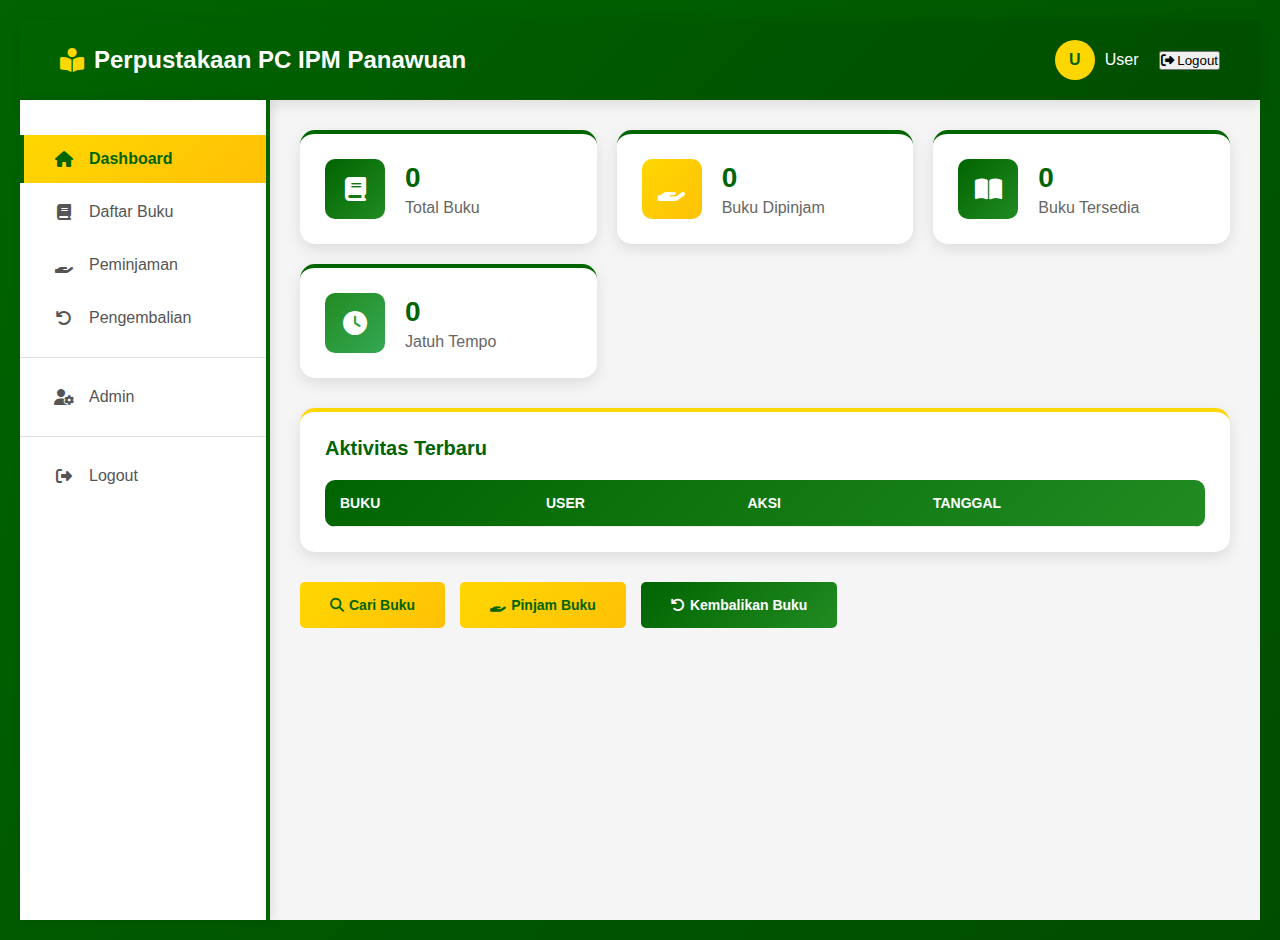
<file: dashboard.html>
<!DOCTYPE html>
<html lang="id">
<head>
    <meta charset="UTF-8">
    <meta name="viewport" content="width=device-width, initial-scale=1.0">
    <title>Dashboard - Digital Library</title>
    <link rel="stylesheet" href="style.css">
    <link rel="stylesheet" href="https://cdnjs.cloudflare.com/ajax/libs/font-awesome/6.4.0/css/all.min.css">
</head>
<body>
    <div class="dashboard-container">
        <!-- Header -->
        <header class="dashboard-header">
            <div class="header-left">
                <h1><i class="fas fa-book-reader"></i> Perpustakaan PC IPM Panawuan</h1>
            </div>
            <div class="header-right">
                <div class="user-info">
                    <div class="user-avatar">U</div>
                    <span id="userName">User</span>
                </div>
                <button onclick="logout()" class="btn-logout">
                    <i class="fas fa-sign-out-alt"></i> Logout
                </button>
            </div>
        </header>

        <div class="dashboard-content" style="display: flex;">
            <!-- Sidebar -->
            <nav class="dashboard-sidebar">
                <a href="dashboard.html" class="nav-item active">
                    <i class="fas fa-home"></i> Dashboard
                </a>
                <a href="books.html" class="nav-item">
                    <i class="fas fa-book"></i> Daftar Buku
                </a>
                <a href="borrow.html" class="nav-item">
                    <i class="fas fa-hand-holding"></i> Peminjaman
                </a>
                <a href="return.html" class="nav-item">
                    <i class="fas fa-undo"></i> Pengembalian
                </a>
                <div class="sidebar-divider"></div>
                <a href="admin.html" class="nav-item" id="adminMenu">
                    <i class="fas fa-user-cog"></i> Admin
                </a>
                <div class="sidebar-divider"></div>
                <a href="index.html" class="nav-item" onclick="logout()">
                    <i class="fas fa-sign-out-alt"></i> Logout
                </a>
            </nav>

            <!-- Main Content -->
            <main class="dashboard-main">
                <!-- Stats Cards -->
                <div class="stats-container">
                    <div class="stat-card" data-type="totalBooks">
                        <div class="stat-icon book">
                            <i class="fas fa-book"></i>
                        </div>
                        <div class="stat-info">
                            <h3>0</h3>
                            <p>Total Buku</p>
                        </div>
                    </div>
                    <div class="stat-card" data-type="borrowedBooks">
                        <div class="stat-icon borrow">
                            <i class="fas fa-hand-holding"></i>
                        </div>
                        <div class="stat-info">
                            <h3>0</h3>
                            <p>Buku Dipinjam</p>
                        </div>
                    </div>
                    <div class="stat-card" data-type="availableBooks">
                        <div class="stat-icon book">
                            <i class="fas fa-book-open"></i>
                        </div>
                        <div class="stat-info">
                            <h3>0</h3>
                            <p>Buku Tersedia</p>
                        </div>
                    </div>
                    <div class="stat-card" data-type="dueBooks">
                        <div class="stat-icon user">
                            <i class="fas fa-clock"></i>
                        </div>
                        <div class="stat-info">
                            <h3>0</h3>
                            <p>Jatuh Tempo</p>
                        </div>
                    </div>
                </div>

                <!-- Recent Activity -->
                <div class="table-container">
                    <h2 class="table-title">Aktivitas Terbaru</h2>
                    <div class="table-responsive">
                        <table id="activityTable">
                            <thead>
                                <tr>
                                    <th>Buku</th>
                                    <th>User</th>
                                    <th>Aksi</th>
                                    <th>Tanggal</th>
                                </tr>
                            </thead>
                            <tbody>
                                <!-- Data akan diisi oleh JavaScript -->
                            </tbody>
                        </table>
                    </div>
                </div>

                <!-- Quick Actions -->
                <div class="quick-actions" style="margin-top: 30px; display: flex; gap: 15px;">
                    <button onclick="window.location.href='books.html'" class="btn-action btn-borrow" style="padding: 15px 30px;">
                        <i class="fas fa-search"></i> Cari Buku
                    </button>
                    <button onclick="window.location.href='borrow.html'" class="btn-action btn-borrow" style="padding: 15px 30px;">
                        <i class="fas fa-hand-holding"></i> Pinjam Buku
                    </button>
                    <button onclick="window.location.href='return.html'" class="btn-action btn-return" style="padding: 15px 30px;">
                        <i class="fas fa-undo"></i> Kembalikan Buku
                    </button>
                </div>
            </main>
        </div>
    </div>

    <script src="script.js"></script>
    <script>
        // Set user name on dashboard
        document.addEventListener('DOMContentLoaded', function() {
            const currentUser = JSON.parse(localStorage.getItem('currentUser'));
            if (currentUser) {
                document.getElementById('userName').textContent = currentUser.username;
                
                // Hide admin menu untuk user biasa
                const adminMenu = document.getElementById('adminMenu');
                if (adminMenu && currentUser.role !== 'admin') {
                    adminMenu.style.display = 'none';
                    // Sembunyikan divider juga jika user bukan admin
                    const prevDivider = adminMenu.previousElementSibling;
                    if (prevDivider && prevDivider.classList.contains('sidebar-divider')) {
                        prevDivider.style.display = 'none';
                    }
                }
            }
        });
    </script>
</body>
</html>
</file>
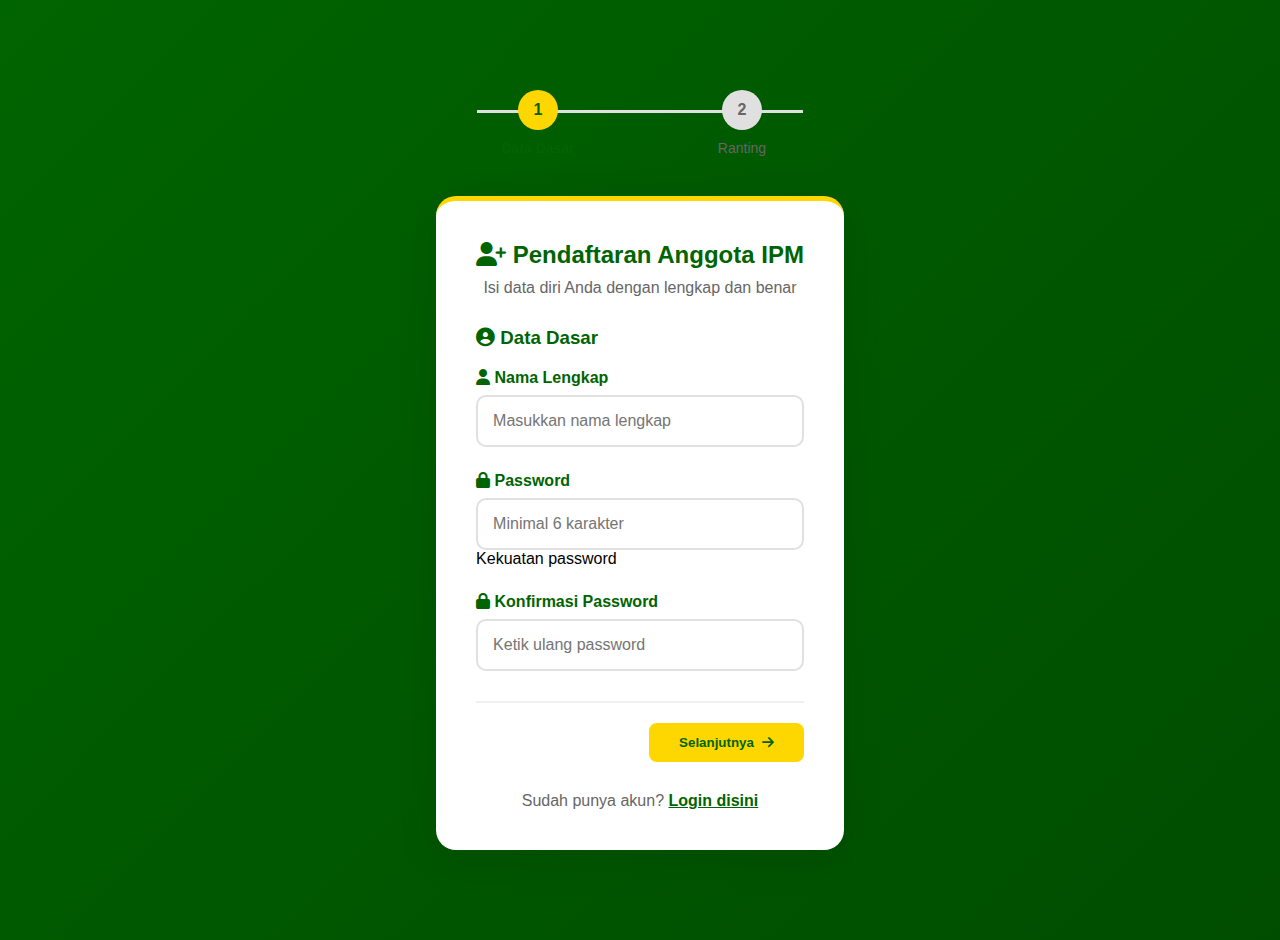
<file: register.html>
<!DOCTYPE html>
<html lang="id">
<head>
    <meta charset="UTF-8">
    <meta name="viewport" content="width=device-width, initial-scale=1.0">
    <title>Daftar - Perpustakaan IPM</title>
    <link rel="stylesheet" href="style.css">
    <link rel="stylesheet" href="https://cdnjs.cloudflare.com/ajax/libs/font-awesome/6.4.0/css/all.min.css">
    <style>
        /* Additional styles for register page */
        .register-container {
            max-width: 800px;
            margin: 50px auto;
            padding: 20px;
        }
        
        .register-card {
            background: white;
            border-radius: 20px;
            padding: 40px;
            box-shadow: 0 10px 40px rgba(0,0,0,0.1);
            border-top: 5px solid var(--ipm-yellow);
        }
        
        .progress-steps {
            display: flex;
            justify-content: space-between;
            margin-bottom: 40px;
            position: relative;
        }
        
        .progress-steps::before {
            content: '';
            position: absolute;
            top: 20px;
            left: 10%;
            right: 10%;
            height: 3px;
            background: #e0e0e0;
            z-index: 1;
        }
        
        .step {
            text-align: center;
            position: relative;
            z-index: 2;
            flex: 1;
        }
        
        .step-number {
            width: 40px;
            height: 40px;
            background: #e0e0e0;
            color: #666;
            border-radius: 50%;
            display: flex;
            align-items: center;
            justify-content: center;
            margin: 0 auto 10px;
            font-weight: bold;
        }
        
        .step.active .step-number {
            background: var(--ipm-yellow);
            color: var(--ipm-green);
        }
        
        .step-text {
            font-size: 14px;
            color: #666;
        }
        
        .step.active .step-text {
            color: var(--ipm-green);
            font-weight: 600;
        }
        
        .form-step {
            display: none;
        }
        
        .form-step.active {
            display: block;
            animation: fadeIn 0.5s;
        }
        
        .form-header {
            text-align: center;
            margin-bottom: 30px;
        }
        
        .form-header h2 {
            color: var(--ipm-green);
            margin-bottom: 10px;
        }
        
        .form-header p {
            color: #666;
        }
        
        .form-footer {
            display: flex;
            justify-content: space-between;
            margin-top: 30px;
            padding-top: 20px;
            border-top: 2px solid #f0f0f0;
        }
        
        .btn-next, .btn-prev, .btn-submit {
            padding: 12px 30px;
            border: none;
            border-radius: 8px;
            font-weight: 600;
            cursor: pointer;
            display: flex;
            align-items: center;
            gap: 8px;
            transition: all 0.3s;
        }
        
        .btn-next {
            background: var(--ipm-yellow);
            color: var(--ipm-green);
            margin-left: auto;
        }
        
        .btn-prev {
            background: #6c757d;
            color: white;
        }
        
        .btn-submit {
            background: linear-gradient(135deg, var(--ipm-green) 0%, var(--ipm-light-green) 100%);
            color: white;
            margin-left: auto;
        }
        
        .btn-next:hover, .btn-prev:hover, .btn-submit:hover {
            transform: translateY(-2px);
            box-shadow: 0 5px 15px rgba(0,0,0,0.1);
        }
        
        .ranting-info {
            background: var(--ipm-light-yellow);
            padding: 15px;
            border-radius: 10px;
            margin-top: 20px;
            border-left: 4px solid var(--ipm-yellow);
        }
        
        .ranting-info h4 {
            color: var(--ipm-green);
            margin-bottom: 10px;
            display: flex;
            align-items: center;
            gap: 10px;
        }
        
        @keyframes fadeIn {
            from { opacity: 0; transform: translateY(20px); }
            to { opacity: 1; transform: translateY(0); }
        }
        
        /* Responsive */
        @media (max-width: 768px) {
            .register-card {
                padding: 30px 20px;
            }
            
            .form-footer {
                flex-direction: column;
                gap: 15px;
            }
            
            .btn-next, .btn-prev, .btn-submit {
                width: 100%;
                justify-content: center;
            }
        }
    </style>
</head>
<body>
    <div class="register-container">
        <!-- Progress Steps -->
        <div class="progress-steps">
            <div class="step active" id="step1">
                <div class="step-number">1</div>
                <div class="step-text">Data Dasar</div>
            </div>
            <div class="step" id="step2">
                <div class="step-number">2</div>
                <div class="step-text">Ranting</div>
            </div>
        </div>
        
        <!-- Registration Form -->
        <div class="register-card">
            <div class="form-header">
                <h2><i class="fas fa-user-plus"></i> Pendaftaran Anggota IPM</h2>
                <p>Isi data diri Anda dengan lengkap dan benar</p>
            </div>
            
            <form id="registerForm">
                <!-- Step 1: Basic Data -->
                <div class="form-step active" id="formStep1">
                    <h3 style="color: var(--ipm-green); margin-bottom: 20px;">
                        <i class="fas fa-user-circle"></i> Data Dasar
                    </h3>
                    
                    <div class="form-group">
                        <label class="required"><i class="fas fa-user"></i> Nama Lengkap</label>
                        <input type="text" id="fullname" placeholder="Masukkan nama lengkap" required>
                        <div class="error-message" id="fullnameError"></div>
                    </div>
                    
                    <div class="form-group">
                        <label class="required"><i class="fas fa-lock"></i> Password</label>
                        <input type="password" id="password" placeholder="Minimal 6 karakter" required>
                        <div class="error-message" id="passwordError"></div>
                        <div class="password-strength">
                            <div class="strength-bar"></div>
                            <span class="strength-text">Kekuatan password</span>
                        </div>
                    </div>
                    
                    <div class="form-group">
                        <label class="required"><i class="fas fa-lock"></i> Konfirmasi Password</label>
                        <input type="password" id="confirmPassword" placeholder="Ketik ulang password" required>
                        <div class="error-message" id="confirmPasswordError"></div>
                    </div>
                </div>
                
                <!-- Step 2: Ranting Info -->
                <div class="form-step" id="formStep2">
                    <h3 style="color: var(--ipm-green); margin-bottom: 20px;">
                        <i class="fas fa-school"></i> Asal Ranting
                    </h3>
                    
                    <div class="form-group">
                        <label class="required"><i class="fas fa-layer-group"></i> Jenis Ranting</label>
                        <select id="rantingType" required>
                            <option value="">Pilih Jenis Ranting</option>
                            <option value="Ranting Sekolah">Ranting Sekolah</option>
                            <option value="Ranting Masjid">Ranting Masjid</option>
                        </select>
                        <div class="error-message" id="rantingTypeError"></div>
                    </div>
                    
                    <div class="form-group">
                        <label class="required"><i class="fas fa-map-pin"></i> Nama Ranting</label>
                        <input type="text" id="rantingName" placeholder="Contoh: IPM SMA Muhammadiyah 1" required>
                        <div class="error-message" id="rantingNameError"></div>
                    </div>
                    
                    <!-- Info about Ranting -->
                    <div class="ranting-info">
                        <h4><i class="fas fa-info-circle"></i> Apa itu Ranting IPM?</h4>
                        <p>Ranting adalah unit organisasi IPM di tingkat sekolah atau masjid. Contoh:</p>
                        <ul>
                            <li><strong>SMA Muhammadiyah 1 Jakarta</strong> → Ranting Sekolah SMA Muhammadiyah 1 Jakarta</li>
                            <li><strong>Masjid Al-Hidayah</strong> → Ranting Masjid Al-Hidayah</li>
                        </ul>
                    </div>
                    
                    <!-- Summary -->
                    <div class="form-group" style="background: #f8f9fa; padding: 20px; border-radius: 10px; margin-top: 20px;">
                        <h4 style="color: var(--ipm-green); margin-bottom: 15px;">
                            <i class="fas fa-check-circle"></i> Ringkasan Data
                        </h4>
                        <div id="summaryContent" style="color: #666; font-size: 14px;">
                            Data akan ditampilkan setelah Anda mengisi form
                        </div>
                    </div>
                </div>
                
                <!-- Form Footer (Navigation Buttons) -->
                <div class="form-footer">
                    <button type="button" class="btn-prev" id="btnPrev" style="display: none;">
                        <i class="fas fa-arrow-left"></i> Kembali
                    </button>
                    <button type="button" class="btn-next" id="btnNext">
                        Selanjutnya <i class="fas fa-arrow-right"></i>
                    </button>
                    <button type="submit" class="btn-submit" id="btnSubmit" style="display: none;">
                        <i class="fas fa-check"></i> Daftar Sekarang
                    </button>
                </div>
            </form>
            
            <!-- Login Link -->
            <div style="text-align: center; margin-top: 30px; color: #666;">
                Sudah punya akun? <a href="index.html" style="color: var(--ipm-green); font-weight: 600;">Login disini</a>
            </div>
        </div>
    </div>

    <!-- Success Modal -->
    <div id="successModal" class="modal">
        <div class="modal-content" style="text-align: center; max-width: 500px;">
            <div style="background: var(--ipm-light-yellow); width: 80px; height: 80px; border-radius: 50%; display: flex; align-items: center; justify-content: center; margin: 0 auto 20px;">
                <i class="fas fa-check" style="font-size: 40px; color: var(--ipm-green);"></i>
            </div>
            <h2 style="color: var(--ipm-green); margin-bottom: 15px;">Pendaftaran Berhasil!</h2>
            <p style="color: #666; margin-bottom: 25px;">
                Akun Anda telah berhasil dibuat. Silakan login menggunakan username dan password yang telah Anda buat.
            </p>
            <div style="display: flex; gap: 15px; justify-content: center;">
                <button onclick="window.location.href='index.html'" class="btn-action btn-return" style="padding: 12px 30px;">
                    <i class="fas fa-sign-in-alt"></i> Login Sekarang
                </button>
                <button onclick="window.location.href='dashboard.html'" class="btn-action" style="background: var(--ipm-yellow); color: var(--ipm-green); padding: 12px 30px;">
                    <i class="fas fa-home"></i> Ke Dashboard
                </button>
            </div>
        </div>
    </div>

    <script>
        // Step Navigation
        let currentStep = 1;
        const totalSteps = 2;
        
        // Form data object
        const formData = {
            personal: {},
            ranting: {}
        };
        
        // Initialize
        document.addEventListener('DOMContentLoaded', function() {
            const btnPrev = document.getElementById('btnPrev');
            const btnNext = document.getElementById('btnNext');
            const btnSubmit = document.getElementById('btnSubmit');
            
            // Step navigation
            btnNext.addEventListener('click', function() {
                if (validateStep(currentStep)) {
                    if (currentStep < totalSteps) {
                        goToStep(currentStep + 1);
                    }
                }
            });
            
            btnPrev.addEventListener('click', function() {
                goToStep(currentStep - 1);
            });
            
            // Form submission
            document.getElementById('registerForm').addEventListener('submit', function(e) {
                e.preventDefault();
                if (validateStep(currentStep)) {
                    registerUser();
                }
            });
            
            // Password strength check
            const passwordInput = document.getElementById('password');
            if (passwordInput) {
                passwordInput.addEventListener('input', function() {
                    checkPasswordStrength(this.value);
                });
            }
            
            // Update summary on step 2
            document.getElementById('formStep2').addEventListener('mouseenter', updateSummary);
        });
        
        // Navigate to step
        function goToStep(step) {
            document.getElementById(`formStep${currentStep}`).classList.remove('active');
            document.getElementById(`step${currentStep}`).classList.remove('active');
            
            document.getElementById(`formStep${step}`).classList.add('active');
            document.getElementById(`step${step}`).classList.add('active');
            
            const btnPrev = document.getElementById('btnPrev');
            const btnNext = document.getElementById('btnNext');
            const btnSubmit = document.getElementById('btnSubmit');
            
            if (step === 1) {
                btnPrev.style.display = 'none';
                btnNext.style.display = 'flex';
                btnSubmit.style.display = 'none';
            } else if (step === totalSteps) {
                btnPrev.style.display = 'flex';
                btnNext.style.display = 'none';
                btnSubmit.style.display = 'flex';
                updateSummary();
            } else {
                btnPrev.style.display = 'flex';
                btnNext.style.display = 'flex';
                btnSubmit.style.display = 'none';
            }
            
            currentStep = step;
        }
        
        // Validate current step
        function validateStep(step) {
            let isValid = true;
            clearErrors();
            
            switch(step) {
                case 1:
                    // Validate personal data
                    if (!document.getElementById('fullname').value.trim()) {
                        showError('fullnameError', 'Nama lengkap harus diisi');
                        isValid = false;
                    }
                    
                    const password = document.getElementById('password').value;
                    if (!password) {
                        showError('passwordError', 'Password harus diisi');
                        isValid = false;
                    } else if (password.length < 6) {
                        showError('passwordError', 'Password minimal 6 karakter');
                        isValid = false;
                    }
                    
                    const confirmPassword = document.getElementById('confirmPassword').value;
                    if (password !== confirmPassword) {
                        showError('confirmPasswordError', 'Password tidak cocok');
                        isValid = false;
                    }
                    break;
                    
                case 2:
                    // Validate ranting data
                    if (!document.getElementById('rantingType').value) {
                        showError('rantingTypeError', 'Jenis ranting harus dipilih');
                        isValid = false;
                    }
                    
                    if (!document.getElementById('rantingName').value.trim()) {
                        showError('rantingNameError', 'Nama ranting harus diisi');
                        isValid = false;
                    }
                    break;
            }
            
            return isValid;
        }
        
        // Save step data
        function saveStepData(step) {
            switch(step) {
                case 1:
                    formData.personal = {
                        fullname: document.getElementById('fullname').value,
                        password: document.getElementById('password').value
                    };
                    break;
                    
                case 2:
                    formData.ranting = {
                        rantingType: document.getElementById('rantingType').value,
                        rantingName: document.getElementById('rantingName').value
                    };
                    break;
            }
        }
        
        // Register user
        function registerUser() {
            saveStepData(currentStep);
            
            // Generate username from fullname
            const username = formData.personal.fullname
                .toLowerCase()
                .replace(/\s+/g, '_')
                .substring(0, 20);
            
            // Get existing users
            const users = JSON.parse(localStorage.getItem('users')) || [];
            
            // Check if username already exists
            if (users.find(u => u.username === username)) {
                alert('❌ Username sudah terdaftar! Silakan ubah nama Anda atau gunakan nama lain.');
                return;
            }
            
            // Create user object with password included
            const userData = {
                id: generateUserId(),
                username: username,
                fullname: formData.personal.fullname,
                password: formData.personal.password,
                rantingName: formData.ranting.rantingName,
                rantingType: formData.ranting.rantingType,
                role: 'user',
                status: 'active',
                createdAt: new Date().toISOString()
            };
            
            // Add user to database
            users.push(userData);
            localStorage.setItem('users', JSON.stringify(users));
            
            // Save current user (logged in after registration)
            localStorage.setItem('currentUser', JSON.stringify({
                id: userData.id,
                username: userData.username,
                fullname: userData.fullname,
                role: userData.role,
                rantingName: userData.rantingName
            }));
            
            // Show success modal
            openModal('successModal');
        }
        
        // Generate unique user ID
        function generateUserId() {
            const users = JSON.parse(localStorage.getItem('users')) || [];
            return users.length > 0 ? Math.max(...users.map(u => u.id)) + 1 : 1;
        }
        
        // Update summary
        function updateSummary() {
            saveStepData(1);
            
            const summaryContent = document.getElementById('summaryContent');
            const summaryHTML = `
                <div style="display: grid; grid-template-columns: 1fr 1fr; gap: 15px; font-size: 13px;">
                    <div>
                        <strong>Nama Lengkap:</strong><br>
                        ${formData.personal.fullname || '-'}
                    </div>
                    <div>
                        <strong>Username:</strong><br>
                        ${formData.personal.fullname.toLowerCase().replace(/\s+/g, '_').substring(0, 20) || '-'}
                    </div>
                    <div>
                        <strong>Jenis Ranting:</strong><br>
                        ${formData.ranting.rantingType || '-'}
                    </div>
                    <div>
                        <strong>Nama Ranting:</strong><br>
                        ${formData.ranting.rantingName || '-'}
                    </div>
                </div>
            `;
            
            summaryContent.innerHTML = summaryHTML;
        }
        
        // Helper functions
        function showError(elementId, message) {
            const element = document.getElementById(elementId);
            if (element) {
                element.innerHTML = `<i class="fas fa-exclamation-circle"></i> ${message}`;
            }
        }
        
        function clearErrors() {
            document.querySelectorAll('.error-message').forEach(el => {
                el.innerHTML = '';
            });
        }
        
        function checkPasswordStrength(password) {
            let strength = 0;
            const strengthBar = document.querySelector('.strength-bar');
            const strengthText = document.querySelector('.strength-text');
            
            if (!strengthBar || !strengthText) return;
            
            if (password.length >= 6) strength++;
            if (password.length >= 10) strength++;
            if (/[a-z]/.test(password)) strength++;
            if (/[A-Z]/.test(password)) strength++;
            if (/[0-9]/.test(password)) strength++;
            if (/[^A-Za-z0-9]/.test(password)) strength++;
            
            let color, text;
            if (strength <= 2) {
                color = '#dc3545';
                text = 'Lemah';
            } else if (strength <= 4) {
                color = '#ffc107';
                text = 'Sedang';
            } else {
                color = '#28a745';
                text = 'Kuat';
            }
            
            strengthBar.style.width = `${(strength / 6) * 100}%`;
            strengthBar.style.height = '5px';
            strengthBar.style.background = color;
            strengthBar.style.borderRadius = '5px';
            strengthBar.style.transition = 'width 0.3s';
            strengthText.textContent = `Kekuatan: ${text}`;
            strengthText.style.color = color;
            strengthText.style.fontSize = '12px';
            strengthText.style.marginTop = '5px';
            strengthText.style.display = 'block';
        }
        
        // Modal functions
        function openModal(modalId) {
            document.getElementById(modalId).style.display = 'flex';
        }
        
        function closeModal(modalId) {
            document.getElementById(modalId).style.display = 'none';
        }
    </script>
</body>
</html>
</file>
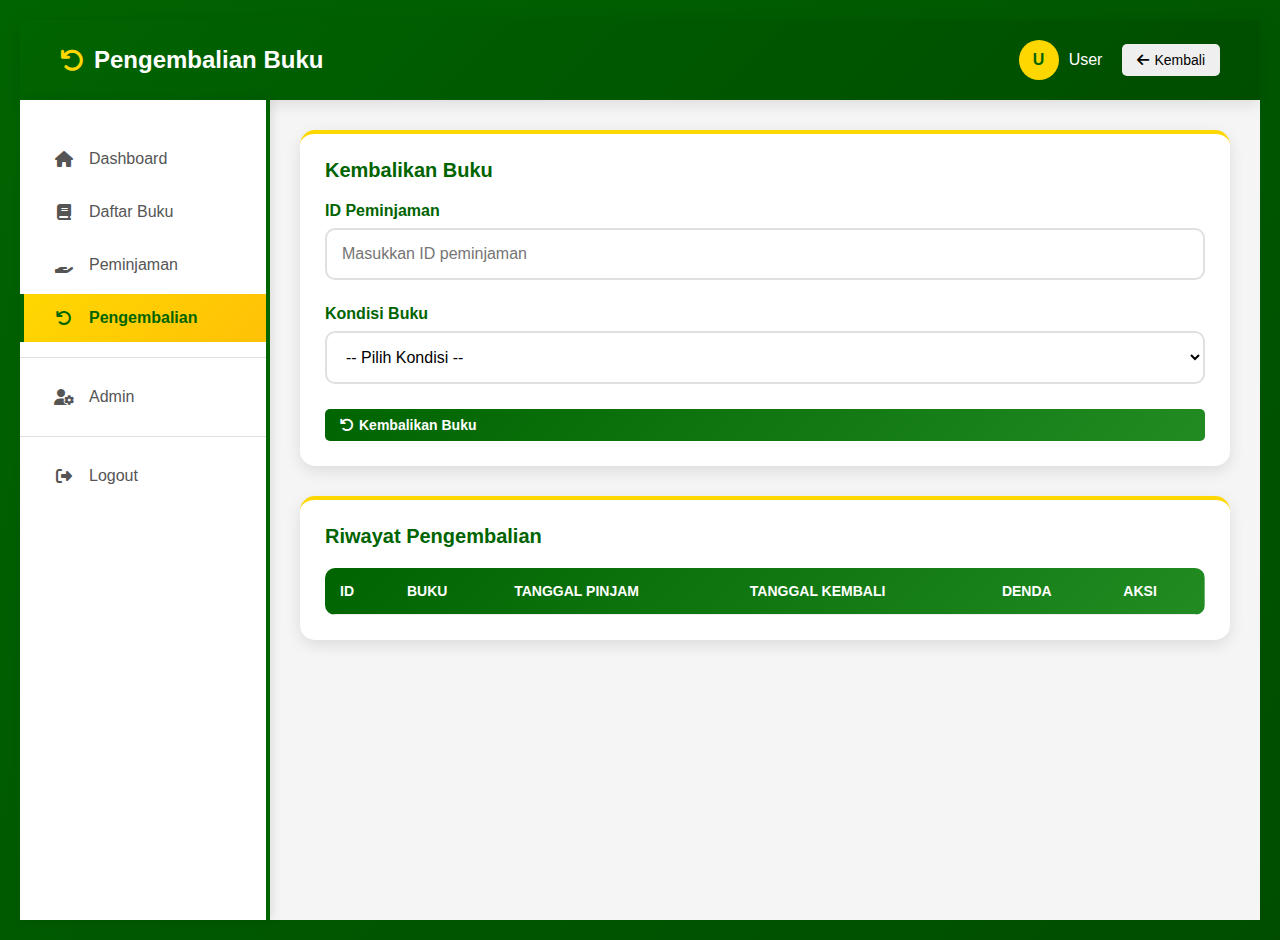
<file: return.html>
<!DOCTYPE html>
<html lang="id">
<head>
    <meta charset="UTF-8">
    <meta name="viewport" content="width=device-width, initial-scale=1.0">
    <title>Pengembalian Buku - Digital Library</title>
    <link rel="stylesheet" href="style.css">
    <link rel="stylesheet" href="https://cdnjs.cloudflare.com/ajax/libs/font-awesome/6.4.0/css/all.min.css">
</head>
<body>
    <div class="dashboard-container">
        <!-- Header -->
        <header class="dashboard-header">
            <div class="header-left">
                <h1><i class="fas fa-undo"></i> Pengembalian Buku</h1>
            </div>
            <div class="header-right">
                <div class="user-info">
                    <div class="user-avatar">U</div>
                    <span id="userName">User</span>
                </div>
                <button onclick="window.location.href='dashboard.html'" class="btn-action">
                    <i class="fas fa-arrow-left"></i> Kembali
                </button>
            </div>
        </header>

        <div class="dashboard-content" style="display: flex;">
            <!-- Sidebar -->
            <nav class="dashboard-sidebar">
                <a href="dashboard.html" class="nav-item">
                    <i class="fas fa-home"></i> Dashboard
                </a>
                <a href="books.html" class="nav-item">
                    <i class="fas fa-book"></i> Daftar Buku
                </a>
                <a href="borrow.html" class="nav-item">
                    <i class="fas fa-hand-holding"></i> Peminjaman
                </a>
                <a href="return.html" class="nav-item active">
                    <i class="fas fa-undo"></i> Pengembalian
                </a>
                <div class="sidebar-divider"></div>
                <a href="admin.html" class="nav-item" id="adminMenu">
                    <i class="fas fa-user-cog"></i> Admin
                </a>
                <div class="sidebar-divider"></div>
                <a href="index.html" class="nav-item" onclick="logout()">
                    <i class="fas fa-sign-out-alt"></i> Logout
                </a>
            </nav>

            <!-- Main Content -->
            <main class="dashboard-main">
                <!-- Return Form -->
                <div class="table-container" style="margin-bottom: 30px;">
                    <h2 class="table-title">Kembalikan Buku</h2>
                    <form id="returnForm">
                        <div class="form-group">
                            <label>ID Peminjaman</label>
                            <input type="text" placeholder="Masukkan ID peminjaman" required>
                        </div>
                        <div class="form-group">
                            <label>Kondisi Buku</label>
                            <select required>
                                <option value="">-- Pilih Kondisi --</option>
                                <option value="baik">Baik</option>
                                <option value="rusak_ringan">Rusak Ringan</option>
                                <option value="rusak_berat">Rusak Berat</option>
                            </select>
                        </div>
                        <button type="submit" class="btn-action btn-return" style="width: 100%;">
                            <i class="fas fa-undo"></i> Kembalikan Buku
                        </button>
                    </form>
                </div>

                <!-- Return History -->
                <div class="table-container">
                    <h2 class="table-title">Riwayat Pengembalian</h2>
                    <div class="table-responsive">
                        <table id="returnTable">
                            <thead>
                                <tr>
                                    <th>ID</th>
                                    <th>Buku</th>
                                    <th>Tanggal Pinjam</th>
                                    <th>Tanggal Kembali</th>
                                    <th>Denda</th>
                                    <th>Aksi</th>
                                </tr>
                            </thead>
                            <tbody>
                                <!-- Data akan diisi oleh JavaScript -->
                            </tbody>
                        </table>
                    </div>
                </div>
            </main>
        </div>
    </div>

    <script src="script.js"></script>
    <script>
        document.addEventListener('DOMContentLoaded', function() {
            const currentUser = JSON.parse(localStorage.getItem('currentUser'));
            if (currentUser) {
                document.getElementById('userName').textContent = currentUser.username;
                
                // Hide admin menu untuk user biasa
                const adminMenu = document.getElementById('adminMenu');
                if (adminMenu && currentUser.role !== 'admin') {
                    adminMenu.style.display = 'none';
                    const prevDivider = adminMenu.previousElementSibling;
                    if (prevDivider && prevDivider.classList.contains('sidebar-divider')) {
                        prevDivider.style.display = 'none';
                    }
                }
            }
        });
    </script>
</body>
</html>
</file>
<file: style.css>
/* Reset dan Base Styles */
* {
    margin: 0;
    padding: 0;
    box-sizing: border-box;
    font-family: 'Segoe UI', Tahoma, Geneva, Verdana, sans-serif;
}

/* Warna khas IPM */
:root {
    --ipm-yellow: #FFD700;  /* Kuning emas */
    --ipm-green: #006400;   /* Hijau tua */
    --ipm-light-green: #228B22;  /* Hijau hutan */
    --ipm-light-yellow: #FFFACD; /* Kuning lemon */
    --ipm-gold: #FFC107;    /* Kuning emas cerah */
    --ipm-dark-green: #004d00;  /* Hijau sangat tua */
    --ipm-white: #FFFFFF;
    --ipm-gray: #f5f5f5;
}

body {
    background: linear-gradient(135deg, var(--ipm-green) 0%, var(--ipm-dark-green) 100%);
    min-height: 100vh;
    display: flex;
    align-items: center;
    justify-content: center;
    padding: 20px;
}

/* Login Container */
.login-container {
    background: white;
    border-radius: 20px;
    box-shadow: 0 20px 60px rgba(0,0,0,0.3);
    overflow: hidden;
    width: 100%;
    max-width: 1200px;
    display: flex;
}

/* Login Card */
.login-card {
    padding: 50px;
    width: 50%;
    background: var(--ipm-gray);
}

/* Logo IPM */
.logo {
    text-align: center;
    margin-bottom: 40px;
}

.logo-image {
    width: 120px;
    height: 120px;
    margin: 0 auto 20px;
    background: linear-gradient(135deg, var(--ipm-yellow) 0%, var(--ipm-gold) 100%);
    border-radius: 50%;
    display: flex;
    align-items: center;
    justify-content: center;
    position: relative;
    box-shadow: 0 10px 30px rgba(255, 215, 0, 0.3);
}

.logo-image::before {
    content: 'IPM';
    font-size: 32px;
    font-weight: bold;
    color: var(--ipm-green);
    font-family: 'Arial', sans-serif;
}

.logo-text {
    display: flex;
    flex-direction: column;
    align-items: center;
    gap: 5px;
}

.logo-text h1 {
    color: var(--ipm-green);
    font-size: 28px;
    font-weight: 700;
}

.logo-text .subtitle {
    color: var(--ipm-light-green);
    font-size: 16px;
    font-weight: 500;
}

.logo-text .system-name {
    color: var(--ipm-gold);
    font-size: 14px;
    font-weight: 400;
    margin-top: 5px;
}

/* Form Styles */
.form-group {
    margin-bottom: 25px;
}

.form-group label {
    display: block;
    margin-bottom: 8px;
    color: var(--ipm-green);
    font-weight: 600;
}

.form-group input,
.form-group select {
    width: 100%;
    padding: 15px;
    border: 2px solid #e0e0e0;
    border-radius: 10px;
    font-size: 16px;
    transition: all 0.3s;
    background: white;
}

.form-group input:focus,
.form-group select:focus {
    outline: none;
    border-color: var(--ipm-gold);
    box-shadow: 0 0 0 3px rgba(255, 193, 7, 0.2);
}

/* Button */
.btn-login {
    width: 100%;
    padding: 15px;
    background: linear-gradient(135deg, var(--ipm-yellow) 0%, var(--ipm-gold) 100%);
    color: var(--ipm-green);
    border: none;
    border-radius: 10px;
    font-size: 16px;
    font-weight: 700;
    cursor: pointer;
    transition: all 0.3s;
    display: flex;
    align-items: center;
    justify-content: center;
    gap: 10px;
}

.btn-login:hover {
    transform: translateY(-3px);
    box-shadow: 0 10px 20px rgba(255, 215, 0, 0.3);
    background: linear-gradient(135deg, var(--ipm-gold) 0%, var(--ipm-yellow) 100%);
}

.btn-login:active {
    transform: translateY(-1px);
}

/* Register Link */
.register-link {
    text-align: center;
    margin-top: 20px;
    color: #666;
}

.register-link a {
    color: var(--ipm-light-green);
    text-decoration: none;
    font-weight: 600;
    transition: color 0.3s;
}

.register-link a:hover {
    color: var(--ipm-green);
    text-decoration: underline;
}

/* Features Section */
.features-image {
    width: 80%;
    opacity: 0.5;
    height: 80%;
    display: block;
    margin: 0 auto;

}

.judul{
    
    text-align: center,;
    color: var(black);
    font-size: 28px;
    font-weight: 600;
    margin-top: 30px;
    margin: 20px auto;
    padding: 0 -20px;
}

.features {
    width: 50%;
    background: linear-gradient(135deg, var(--ipm-green) 0%, var(--ipm-dark-green) 100%);
    padding: 50px;
    display: flex;
    flex-direction: column;
    justify-content: center;
    gap: 40px;
    position: relative;
    overflow: hidden;
    size: 40%;
}

.features::before {
    content: '';
    position: absolute;
    top: 0;
    left: 0;
    right: 0;
    bottom: 0;
    background-image: url('data:image/svg+xml;utf8,<svg xmlns="http://www.w3.org/2000/svg" width="100" height="100" viewBox="0 0 100 100"><path d="M0,0 L100,100 M100,0 L0,100" stroke="rgba(255,215,0,0.1)" stroke-width="1"/></svg>');
    opacity: 0.1;
}

.feature {
    text-align: center;
    color: white;
    position: relative;
    z-index: 1;
}

.feature i {
    font-size: 50px;
    margin-bottom: 20px;
    color: var(--ipm-yellow);
    text-shadow: 0 5px 15px rgba(0,0,0,0.2);
}

.feature h3 {
    font-size: 22px;
    font-weight: 600;
    margin-bottom: 10px;
}

.feature p {
    font-size: 14px;
    opacity: 0.9;
}

/* IPM Motto */
.ipm-motto {
    position: absolute;
    bottom: 30px;
    left: 0;
    right: 0;
    text-align: center;
    color: rgba(255, 255, 255, 0.8);
    font-style: italic;
    font-size: 14px;
    z-index: 1;
}

/* Dashboard Styles - Updated Colors */
.dashboard-container {
    width: 100%;
    min-height: 100vh;
    background: #f5f5f5;
}

/* Header */
.dashboard-header {
    background: linear-gradient(135deg, var(--ipm-green) 0%, var(--ipm-dark-green) 100%);
    padding: 20px 40px;
    box-shadow: 0 4px 15px rgba(0,0,0,0.1);
    display: flex;
    justify-content: space-between;
    align-items: center;
    color: white;
}

.header-left {
    display: flex;
    align-items: center;
    gap: 15px;
}

.header-left h1 {
    color: white;
    font-size: 24px;
    display: flex;
    align-items: center;
    gap: 10px;
}

.header-left h1 i {
    color: var(--ipm-yellow);
}

.header-right {
    display: flex;
    align-items: center;
    gap: 20px;
}

.user-info {
    display: flex;
    align-items: center;
    gap: 10px;
    color: white;
}

.user-avatar {
    width: 40px;
    height: 40px;
    background: var(--ipm-yellow);
    border-radius: 50%;
    display: flex;
    align-items: center;
    justify-content: center;
    color: var(--ipm-green);
    font-weight: bold;
}

/* Sidebar */
.dashboard-sidebar {
    width: 250px;
    background: white;
    min-height: calc(100vh - 80px);
    padding: 30px 0;
    box-shadow: 2px 0 10px rgba(0,0,0,0.1);
    border-right: 4px solid var(--ipm-green);
}

.nav-item {
    padding: 15px 30px;
    display: flex;
    align-items: center;
    gap: 15px;
    color: #555;
    text-decoration: none;
    transition: all 0.3s;
    border-left: 4px solid transparent;
    margin: 5px 0;
}

.nav-item:hover {
    background: var(--ipm-light-yellow);
    color: var(--ipm-green);
    border-left: 4px solid var(--ipm-yellow);
}

.nav-item.active {
    background: linear-gradient(135deg, var(--ipm-yellow) 0%, var(--ipm-gold) 100%);
    color: var(--ipm-green);
    font-weight: 600;
    border-left: 4px solid var(--ipm-green);
}

.nav-item i {
    width: 20px;
    text-align: center;
    color: inherit;
}

.sidebar-divider {
    height: 1px;
    background: #e0e0e0;
    margin: 15px 0;
}

/* Main Content */
.dashboard-main {
    flex: 1;
    padding: 30px;
}

/* Stats Cards */
.stats-container {
    display: grid;
    grid-template-columns: repeat(auto-fit, minmax(250px, 1fr));
    gap: 20px;
    margin-bottom: 30px;
}

.stat-card {
    background: white;
    padding: 25px;
    border-radius: 15px;
    box-shadow: 0 5px 15px rgba(0,0,0,0.1);
    display: flex;
    align-items: center;
    gap: 20px;
    border-top: 4px solid var(--ipm-green);
    transition: transform 0.3s;
}

.stat-card:hover {
    transform: translateY(-5px);
    box-shadow: 0 10px 25px rgba(0,0,0,0.15);
}

.stat-icon {
    width: 60px;
    height: 60px;
    border-radius: 10px;
    display: flex;
    align-items: center;
    justify-content: center;
    font-size: 24px;
    color: white;
}

.stat-icon.book {
    background: linear-gradient(135deg, var(--ipm-green) 0%, var(--ipm-light-green) 100%);
}

.stat-icon.borrow {
    background: linear-gradient(135deg, var(--ipm-yellow) 0%, var(--ipm-gold) 100%);
}

.stat-icon.user {
    background: linear-gradient(135deg, var(--ipm-light-green) 0%, #34a853 100%);
}

.stat-icon.money {
    background: linear-gradient(135deg, #FFC107 0%, #FF9800 100%);
}

.stat-info h3 {
    font-size: 28px;
    color: var(--ipm-green);
    margin-bottom: 5px;
}

.stat-info p {
    color: #666;
}

/* Table Styles */
.table-container {
    background: white;
    border-radius: 15px;
    padding: 25px;
    box-shadow: 0 5px 15px rgba(0,0,0,0.1);
    border-top: 4px solid var(--ipm-yellow);
}

.table-title {
    margin-bottom: 20px;
    color: var(--ipm-green);
    font-size: 20px;
    display: flex;
    align-items: center;
    gap: 10px;
}

.table-title i {
    color: var(--ipm-gold);
}

.table-responsive {
    overflow-x: auto;
    border-radius: 10px;
}

table {
    width: 100%;
    border-collapse: collapse;
}

thead {
    background: linear-gradient(135deg, var(--ipm-green) 0%, var(--ipm-light-green) 100%);
    color: white;
}

th, td {
    padding: 15px;
    text-align: left;
    border-bottom: 1px solid #eee;
}

th {
    color: white;
    font-weight: 600;
    font-size: 14px;
    text-transform: uppercase;
}

td {
    color: #333;
}

tbody tr:hover {
    background: var(--ipm-light-yellow);
}

/* Action Buttons */
.btn-action {
    padding: 8px 15px;
    border: none;
    border-radius: 5px;
    cursor: pointer;
    font-size: 14px;
    font-weight: 500;
    display: inline-flex;
    align-items: center;
    gap: 5px;
    transition: all 0.3s;
}

.btn-borrow {
    background: linear-gradient(135deg, var(--ipm-yellow) 0%, var(--ipm-gold) 100%);
    color: var(--ipm-green);
    font-weight: 600;
}

.btn-borrow:hover {
    background: linear-gradient(135deg, var(--ipm-gold) 0%, var(--ipm-yellow) 100%);
    transform: translateY(-2px);
}

.btn-return {
    background: linear-gradient(135deg, var(--ipm-green) 0%, var(--ipm-light-green) 100%);
    color: white;
    font-weight: 600;
}

.btn-return:hover {
    background: linear-gradient(135deg, var(--ipm-light-green) 0%, var(--ipm-green) 100%);
    transform: translateY(-2px);
}

.btn-delete {
    background: linear-gradient(135deg, #dc3545 0%, #c82333 100%);
    color: white;
    font-weight: 600;
}

.btn-delete:hover {
    background: linear-gradient(135deg, #c82333 0%, #dc3545 100%);
    transform: translateY(-2px);
}

.btn-edit {
    background: linear-gradient(135deg, #17a2b8 0%, #138496 100%);
    color: white;
    font-weight: 600;
}

.btn-edit:hover {
    background: linear-gradient(135deg, #138496 0%, #17a2b8 100%);
    transform: translateY(-2px);
}

/* Badge Status */
.badge {
    padding: 5px 12px;
    border-radius: 20px;
    font-size: 12px;
    font-weight: 600;
    display: inline-flex;
    align-items: center;
    gap: 5px;
}

.badge-available {
    background: #d4edda;
    color: #155724;
}

.badge-borrowed {
    background: #f8d7da;
    color: #721c24;
}

.badge-active {
    background: #d1ecf1;
    color: #0c5460;
}

.badge-late {
    background: #fff3cd;
    color: #856404;
}

/* Modal */
.modal {
    display: none;
    position: fixed;
    top: 0;
    left: 0;
    width: 100%;
    height: 100%;
    background: rgba(0,0,0,0.5);
    z-index: 1000;
    align-items: center;
    justify-content: center;
    backdrop-filter: blur(5px);
}

.modal-content {
    background: white;
    padding: 30px;
    border-radius: 15px;
    width: 90%;
    max-width: 500px;
    max-height: 80vh;
    overflow-y: auto;
    border-top: 5px solid var(--ipm-yellow);
    box-shadow: 0 20px 50px rgba(0,0,0,0.2);
}

.modal-header {
    display: flex;
    justify-content: space-between;
    align-items: center;
    margin-bottom: 20px;
    padding-bottom: 15px;
    border-bottom: 2px solid var(--ipm-light-yellow);
}

.modal-header h2 {
    color: var(--ipm-green);
    font-size: 22px;
    display: flex;
    align-items: center;
    gap: 10px;
}

.modal-header h2 i {
    color: var(--ipm-yellow);
}

.close-modal {
    background: none;
    border: none;
    font-size: 28px;
    cursor: pointer;
    color: var(--ipm-green);
    width: 40px;
    height: 40px;
    display: flex;
    align-items: center;
    justify-content: center;
    border-radius: 50%;
    transition: background 0.3s;
}

.close-modal:hover {
    background: var(--ipm-light-yellow);
}

/* Form in Modal */
.modal .form-group label {
    color: var(--ipm-green);
    font-weight: 600;
}

.modal .form-group input,
.modal .form-group select,
.modal .form-group textarea {
    border-color: #ddd;
}

.modal .form-group input:focus,
.modal .form-group select:focus,
.modal .form-group textarea:focus {
    border-color: var(--ipm-yellow);
}

/* Footer */
.dashboard-footer {
    background: var(--ipm-green);
    color: white;
    padding: 15px 40px;
    text-align: center;
    margin-top: auto;
    font-size: 14px;
}

.dashboard-footer a {
    color: var(--ipm-yellow);
    text-decoration: none;
}

.dashboard-footer a:hover {
    text-decoration: underline;
}

/* Responsive */
@media (max-width: 768px) {
    .login-container {
        flex-direction: column;
    }
    
    .login-card, .features {
        width: 100%;
    }
    
    .login-card {
        padding: 30px;
    }
    
    .features {
        padding: 30px;
    }
    
    .dashboard-container {
        flex-direction: column;
    }
    
    .dashboard-sidebar {
        width: 100%;
        min-height: auto;
    }
    
    .stats-container {
        grid-template-columns: 1fr;
    }
    
    .header-left h1 {
        font-size: 20px;
    }
}

/* Print Button */
.btn-print {
    background: linear-gradient(135deg, #6f42c1 0%, #6610f2 100%);
    color: white;
    font-weight: 600;
}

.btn-print:hover {
    background: linear-gradient(135deg, #6610f2 0%, #6f42c1 100%);
    transform: translateY(-2px);
}

/* Search Input */
.search-filter input:focus {
    border-color: var(--ipm-yellow);
    box-shadow: 0 0 0 3px rgba(255, 215, 0, 0.2);
}

/* Modal Delete Confirmation Styles */
.confirm-delete-modal .modal-content {
    max-width: 600px;
    animation: shake 0.5s;
}

@keyframes shake {
    0%, 100% { transform: translateX(0); }
    10%, 30%, 50%, 70%, 90% { transform: translateX(-5px); }
    20%, 40%, 60%, 80% { transform: translateX(5px); }
}

.delete-warning {
    background: linear-gradient(135deg, #dc3545 0%, #c82333 100%);
    color: white;
    padding: 15px;
    border-radius: 10px;
    margin-bottom: 20px;
    text-align: center;
}

.delete-warning i {
    font-size: 24px;
    margin-bottom: 10px;
    display: block;
}

.user-details-delete {
    background: #f8f9fa;
    padding: 20px;
    border-radius: 10px;
    margin: 20px 0;
    border-left: 4px solid #dc3545;
}

.user-details-delete p {
    margin: 8px 0;
    color: #333;
}

.consequences-list {
    background: #fff3cd;
    border: 2px dashed #ffc107;
    padding: 15px;
    border-radius: 10px;
    margin: 20px 0;
}

.consequences-list ul {
    margin: 10px 0 0 20px;
    color: #856404;
}

.consequences-list li {
    margin: 5px 0;
}

.modal-actions {
    display: flex;
    gap: 15px;
    margin-top: 30px;
}

.btn-delete-confirm {
    background: linear-gradient(135deg, #dc3545 0%, #c82333 100%);
    color: white;
    border: none;
    padding: 15px 30px;
    border-radius: 10px;
    font-size: 16px;
    font-weight: 600;
    cursor: pointer;
    flex: 1;
    display: flex;
    align-items: center;
    justify-content: center;
    gap: 10px;
    transition: all 0.3s;
}

.btn-delete-confirm:hover {
    background: linear-gradient(135deg, #c82333 0%, #dc3545 100%);
    transform: translateY(-2px);
    box-shadow: 0 5px 15px rgba(220, 53, 69, 0.3);
}

.btn-cancel-delete {
    background: #6c757d;
    color: white;
    border: none;
    padding: 15px 30px;
    border-radius: 10px;
    font-size: 16px;
    font-weight: 600;
    cursor: pointer;
    flex: 1;
    display: flex;
    align-items: center;
    justify-content: center;
    gap: 10px;
    transition: all 0.3s;
}

.btn-cancel-delete:hover {
    background: #5a6268;
    transform: translateY(-2px);
}

/* Ranking Styles */
.ranking-list {
    max-height: 400px;
    overflow-y: auto;
}

.ranking-item {
    display: flex;
    align-items: center;
    padding: 15px;
    border-radius: 10px;
    margin-bottom: 10px;
    background: #f8f9fa;
    transition: all 0.3s;
    border-left: 4px solid transparent;
}

.ranking-item:hover {
    background: white;
    box-shadow: 0 3px 10px rgba(0,0,0,0.1);
    transform: translateX(5px);
}

.ranking-item.top-1 {
    border-left-color: #FFD700;
    background: linear-gradient(135deg, #fff8e1 0%, #fff3cd 100%);
}

.ranking-item.top-2 {
    border-left-color: #C0C0C0;
    background: linear-gradient(135deg, #f8f9fa 0%, #e9ecef 100%);
}

.ranking-item.top-3 {
    border-left-color: #CD7F32;
    background: linear-gradient(135deg, #f5e8d0 0%, #e7d9c1 100%);
}

.rank-number {
    width: 40px;
    height: 40px;
    background: var(--ipm-green);
    color: white;
    border-radius: 50%;
    display: flex;
    align-items: center;
    justify-content: center;
    font-weight: bold;
    font-size: 18px;
    margin-right: 15px;
}

.rank-number.top-1 {
    background: #FFD700;
    color: var(--ipm-green);
}

.rank-number.top-2 {
    background: #C0C0C0;
    color: var(--ipm-green);
}

.rank-number.top-3 {
    background: #CD7F32;
    color: white;
}

.rank-user-info {
    flex: 1;
}

.rank-user-name {
    font-weight: 600;
    color: var(--ipm-green);
    margin-bottom: 3px;
}

.rank-user-details {
    font-size: 12px;
    color: #666;
    display: flex;
    gap: 15px;
}

.rank-user-details span {
    display: flex;
    align-items: center;
    gap: 5px;
}

.rank-score {
    background: var(--ipm-yellow);
    color: var(--ipm-green);
    padding: 5px 12px;
    border-radius: 20px;
    font-weight: bold;
    font-size: 14px;
    min-width: 60px;
    text-align: center;
}

.rank-score i {
    margin-right: 5px;
}

/* Ranting Ranking */
.rank-ranting-info {
    flex: 1;
}

.rank-ranting-name {
    font-weight: 600;
    color: var(--ipm-green);
    margin-bottom: 5px;
}

.rank-ranting-school {
    font-size: 12px;
    color: #666;
    margin-bottom: 5px;
}

.rank-ranting-stats {
    display: flex;
    gap: 15px;
    font-size: 11px;
    color: #666;
}

.rank-ranting-stats span {
    display: flex;
    align-items: center;
    gap: 3px;
}

/* Activity Feed */
.activity-feed {
    max-height: 280px;
    overflow-y: auto;
}

.activity-item {
    display: flex;
    gap: 15px;
    padding: 15px;
    border-bottom: 1px solid #f0f0f0;
    transition: background 0.3s;
}

.activity-item:hover {
    background: #f8f9fa;
}

.activity-item:last-child {
    border-bottom: none;
}

.activity-icon {
    width: 40px;
    height: 40px;
    background: var(--ipm-light-yellow);
    border-radius: 50%;
    display: flex;
    align-items: center;
    justify-content: center;
    color: var(--ipm-yellow);
    font-size: 16px;
}

.activity-content {
    flex: 1;
}

.activity-text {
    color: #333;
    font-size: 14px;
    line-height: 1.4;
    margin-bottom: 5px;
}

.activity-text strong {
    color: var(--ipm-green);
}

.activity-time {
    font-size: 12px;
    color: #666;
}

/* Chart Styles */
.chart-bar {
    flex: 1;
    background: linear-gradient(to top, var(--ipm-yellow) 0%, var(--ipm-gold) 100%);
    border-radius: 5px 5px 0 0;
    min-height: 10px;
    position: relative;
    transition: height 0.5s;
}

.chart-bar:hover {
    background: linear-gradient(to top, var(--ipm-gold) 0%, var(--ipm-yellow) 100%);
}

.chart-bar-label {
    position: absolute;
    bottom: -25px;
    left: 0;
    right: 0;
    text-align: center;
    font-size: 11px;
    color: #666;
}

.chart-bar-value {
    position: absolute;
    top: -25px;
    left: 0;
    right: 0;
    text-align: center;
    font-size: 12px;
    font-weight: bold;
    color: var(--ipm-green);
}

/* Ranting Growth */
.ranting-growth-item {
    flex: 1;
    min-width: 150px;
    background: white;
    border-radius: 10px;
    padding: 15px;
    box-shadow: 0 3px 10px rgba(0,0,0,0.1);
}

.ranting-growth-name {
    font-weight: 600;
    color: var(--ipm-green);
    margin-bottom: 10px;
    font-size: 14px;
}

.ranting-growth-bar {
    height: 10px;
    background: #e9ecef;
    border-radius: 5px;
    overflow: hidden;
    margin-bottom: 10px;
}

.ranting-growth-fill {
    height: 100%;
    background: linear-gradient(90deg, var(--ipm-yellow) 0%, var(--ipm-gold) 100%);
    border-radius: 5px;
    transition: width 1s;
}

.ranting-growth-stats {
    display: flex;
    justify-content: space-between;
    font-size: 12px;
    color: #666;
}

/* Loading States */
.loading, .chart-loading {
    text-align: center;
    padding: 40px 20px;
    color: #666;
    font-style: italic;
}

.loading i, .chart-loading i {
    margin-right: 10px;
}

/* Badge Styles */
.badge-small {
    padding: 3px 8px;
    border-radius: 10px;
    font-size: 10px;
    font-weight: 600;
    text-transform: uppercase;
}

.badge-new {
    background: #d4edda;
    color: #155724;
}

.badge-active {
    background: #cce5ff;
    color: #004085;
}

.badge-hot {
    background: #f8d7da;
    color: #721c24;
}

/* Responsive */
@media (max-width: 992px) {
    main .dashboard-main > div:first-child {
        grid-template-columns: 1fr;
    }
    
    .ranking-item {
        flex-direction: column;
        text-align: center;
        gap: 10px;
    }
    
    .rank-number {
        margin-right: 0;
    }
    
    .rank-user-details, .rank-ranting-stats {
        justify-content: center;
    }
}

@media (max-width: 768px) {
    .welcome-section > div {
        flex-direction: column;
        text-align: center;
        gap: 20px;
    }
}

/* ==================== BOOK SELECTION & BORROW STYLES ==================== */

.section-title {
    font-size: 1.5em;
    color: var(--ipm-green);
    margin-bottom: 25px;
    display: flex;
    align-items: center;
    gap: 10px;
}

.section-title i {
    font-size: 1.3em;
}

/* Book Grid Container */
.book-selection-container {
    margin-bottom: 50px;
}

.book-grid {
    display: grid;
    grid-template-columns: repeat(auto-fill, minmax(220px, 1fr));
    gap: 20px;
    animation: fadeIn 0.3s ease-in;
}

/* Book Card */
.book-card {
    background: white;
    border-radius: 12px;
    overflow: hidden;
    box-shadow: 0 2px 8px rgba(0,0,0,0.1);
    transition: all 0.3s ease;
    cursor: pointer;
    display: flex;
    flex-direction: column;
    border: 2px solid transparent;
}

.book-card:hover {
    transform: translateY(-8px);
    box-shadow: 0 8px 20px rgba(26, 125, 61, 0.2);
    border-color: var(--ipm-green);
}

.book-cover {
    font-size: 4em;
    padding: 20px;
    background: linear-gradient(135deg, var(--ipm-light-green) 0%, #e8f5e9 100%);
    display: flex;
    align-items: center;
    justify-content: center;
    min-height: 150px;
    font-weight: bold;
}

.book-info {
    padding: 15px;
    flex-grow: 1;
    display: flex;
    flex-direction: column;
}

.book-info h3 {
    font-size: 0.95em;
    margin: 0 0 5px 0;
    color: var(--ipm-green);
    line-height: 1.3;
    flex-grow: 1;
}

.book-author {
    font-size: 0.8em;
    color: #666;
    margin: 3px 0;
}

.book-category {
    display: inline-block;
    font-size: 0.75em;
    background: var(--ipm-light-green);
    color: var(--ipm-green);
    padding: 3px 8px;
    border-radius: 4px;
    margin-bottom: 10px;
    width: fit-content;
}

.book-category-tag {
    display: inline-block;
    background: linear-gradient(135deg, var(--ipm-yellow) 0%, var(--ipm-gold) 100%);
    color: var(--ipm-green);
    padding: 5px 12px;
    border-radius: 20px;
    font-size: 0.8em;
    font-weight: 600;
}

.btn-small {
    font-size: 0.85em !important;
    padding: 8px 12px !important;
    border-radius: 6px !important;
}

/* Borrow History Container */
.borrow-history-container {
    margin-bottom: 30px;
}

.borrow-cards-container {
    display: grid;
    grid-template-columns: repeat(auto-fill, minmax(350px, 1fr));
    gap: 20px;
    animation: fadeIn 0.3s ease-in;
}

/* Borrow Card */
.borrow-card {
    background: white;
    border-left: 5px solid var(--ipm-green);
    border-radius: 8px;
    padding: 20px;
    box-shadow: 0 2px 8px rgba(0,0,0,0.1);
    transition: all 0.3s ease;
}

.borrow-card:hover {
    box-shadow: 0 4px 12px rgba(26, 125, 61, 0.15);
    transform: translateY(-2px);
}

.borrow-card.late {
    border-left-color: #d32f2f;
    background: rgba(211, 47, 47, 0.02);
}

.borrow-card-header {
    display: flex;
    justify-content: space-between;
    align-items: flex-start;
    margin-bottom: 15px;
    padding-bottom: 10px;
    border-bottom: 1px solid #f0f0f0;
}

.borrow-card-header h3 {
    margin: 0;
    font-size: 1.1em;
    color: var(--ipm-green);
    flex: 1;
}

.borrow-card-body {
    margin-bottom: 15px;
}

.borrow-card-body p {
    margin: 10px 0;
    font-size: 0.95em;
    color: #333;
    display: flex;
    align-items: center;
    gap: 10px;
}

.borrow-card-body i {
    color: var(--ipm-green);
    min-width: 20px;
}

.borrow-card-body strong {
    color: var(--ipm-green);
}

.borrow-card-actions {
    display: flex;
    gap: 10px;
    margin-top: 15px;
    padding-top: 15px;
    border-top: 1px solid #f0f0f0;
}

.borrow-card-actions .btn-action {
    flex: 1;
    padding: 8px 12px;
    font-size: 0.9em;
}

/* Modal Header & Footer */
.modal-header {
    display: flex;
    justify-content: space-between;
    align-items: center;
    margin-bottom: 20px;
    padding-bottom: 15px;
    border-bottom: 2px solid var(--ipm-light-green);
}

.modal-header h2 {
    margin: 0;
    color: var(--ipm-green);
}

.close-modal {
    background: none;
    border: none;
    font-size: 1.5em;
    cursor: pointer;
    color: #999;
    transition: color 0.2s;
}

.close-modal:hover {
    color: #333;
}

/* Responsive */
@media (max-width: 768px) {
    .book-grid {
        grid-template-columns: repeat(auto-fill, minmax(180px, 1fr));
        gap: 15px;
    }

    .borrow-cards-container {
        grid-template-columns: 1fr;
    }

    .book-cover {
        font-size: 3em;
        min-height: 120px;
    }

    .book-info h3 {
        font-size: 0.9em;
    }
}

@keyframes fadeIn {
    from {
        opacity: 0;
        transform: translateY(10px);
    }
    to {
        opacity: 1;
        transform: translateY(0);
    }
}

/* ==================== ADMIN TABS STYLES ==================== */

.admin-tab-btn {
    transition: all 0.3s ease;
}

.admin-tab-btn:hover {
    color: var(--ipm-green) !important;
}

.admin-tab-content {
    animation: fadeIn 0.3s ease-in;
}

/* Highlight late rows */
table tbody tr.late td {
    background: rgba(211, 47, 47, 0.05);
    border-left: 3px solid #d32f2f;
}
</file>
